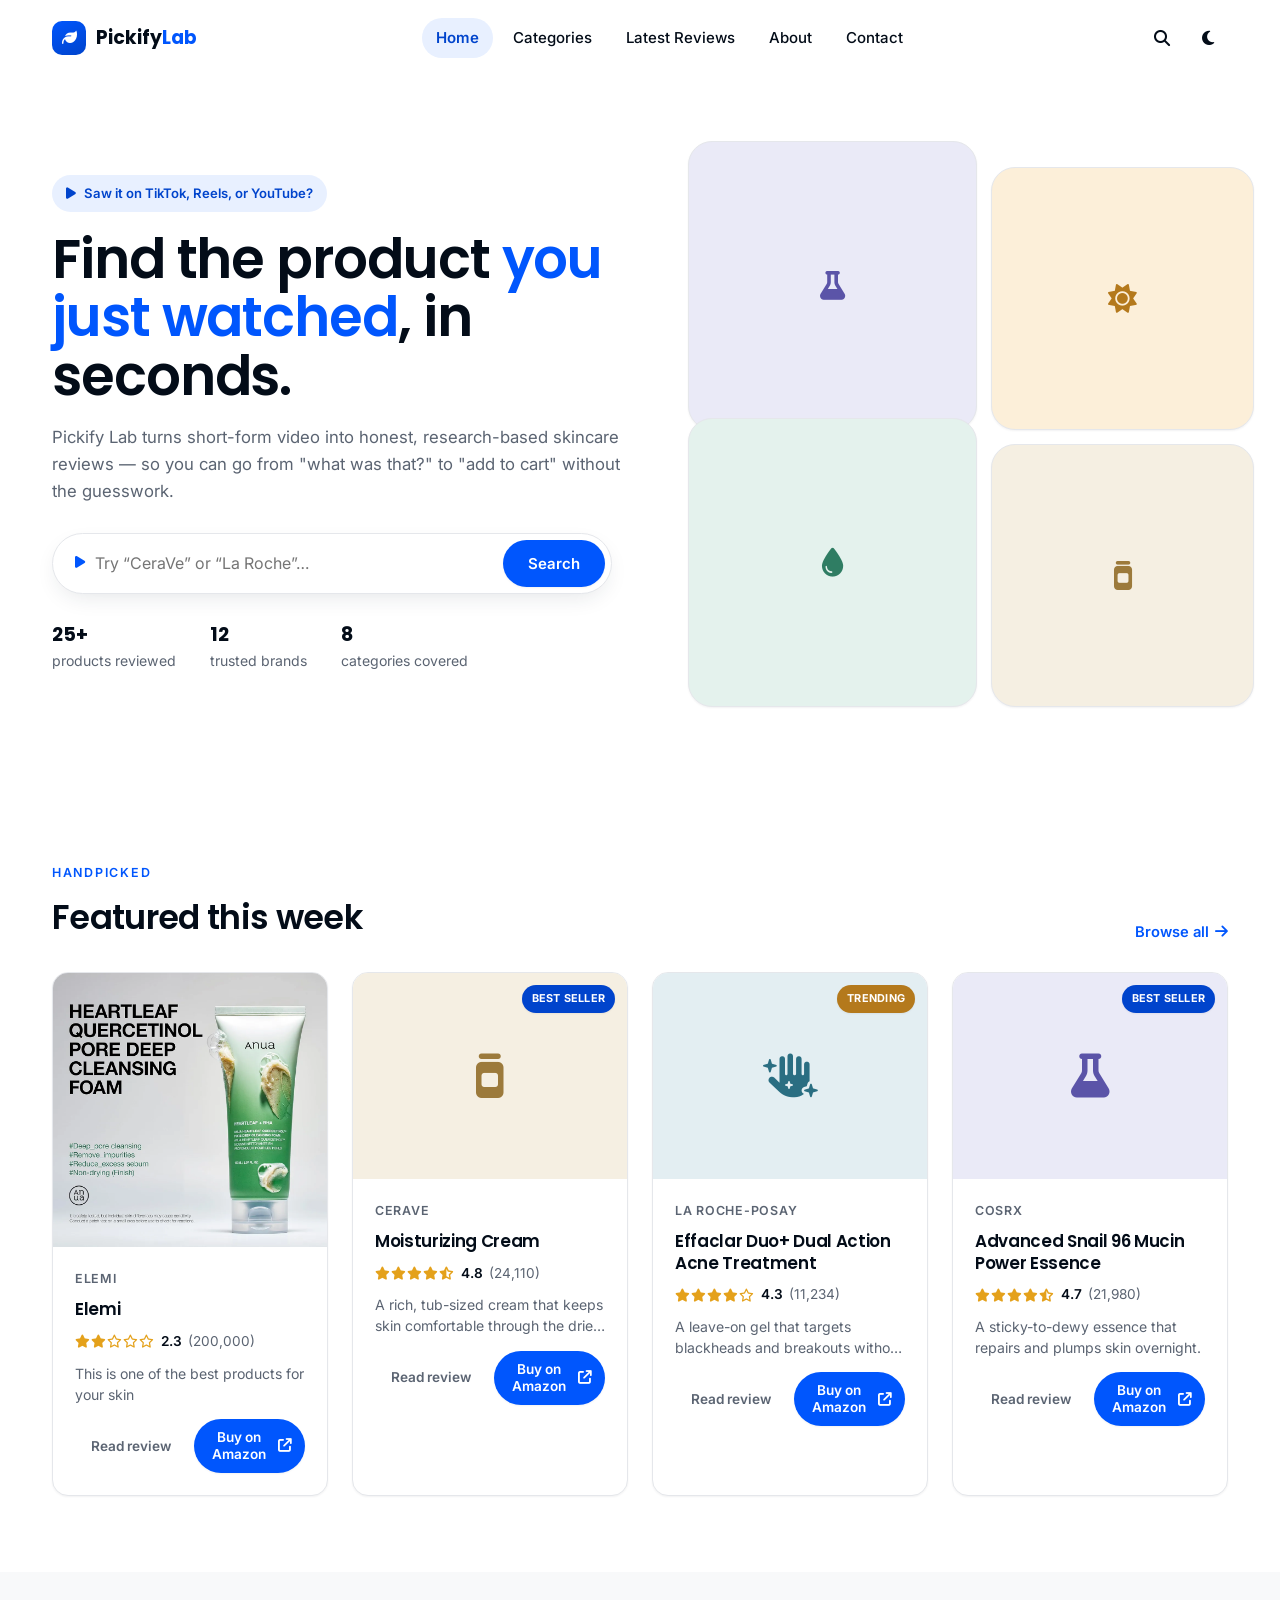
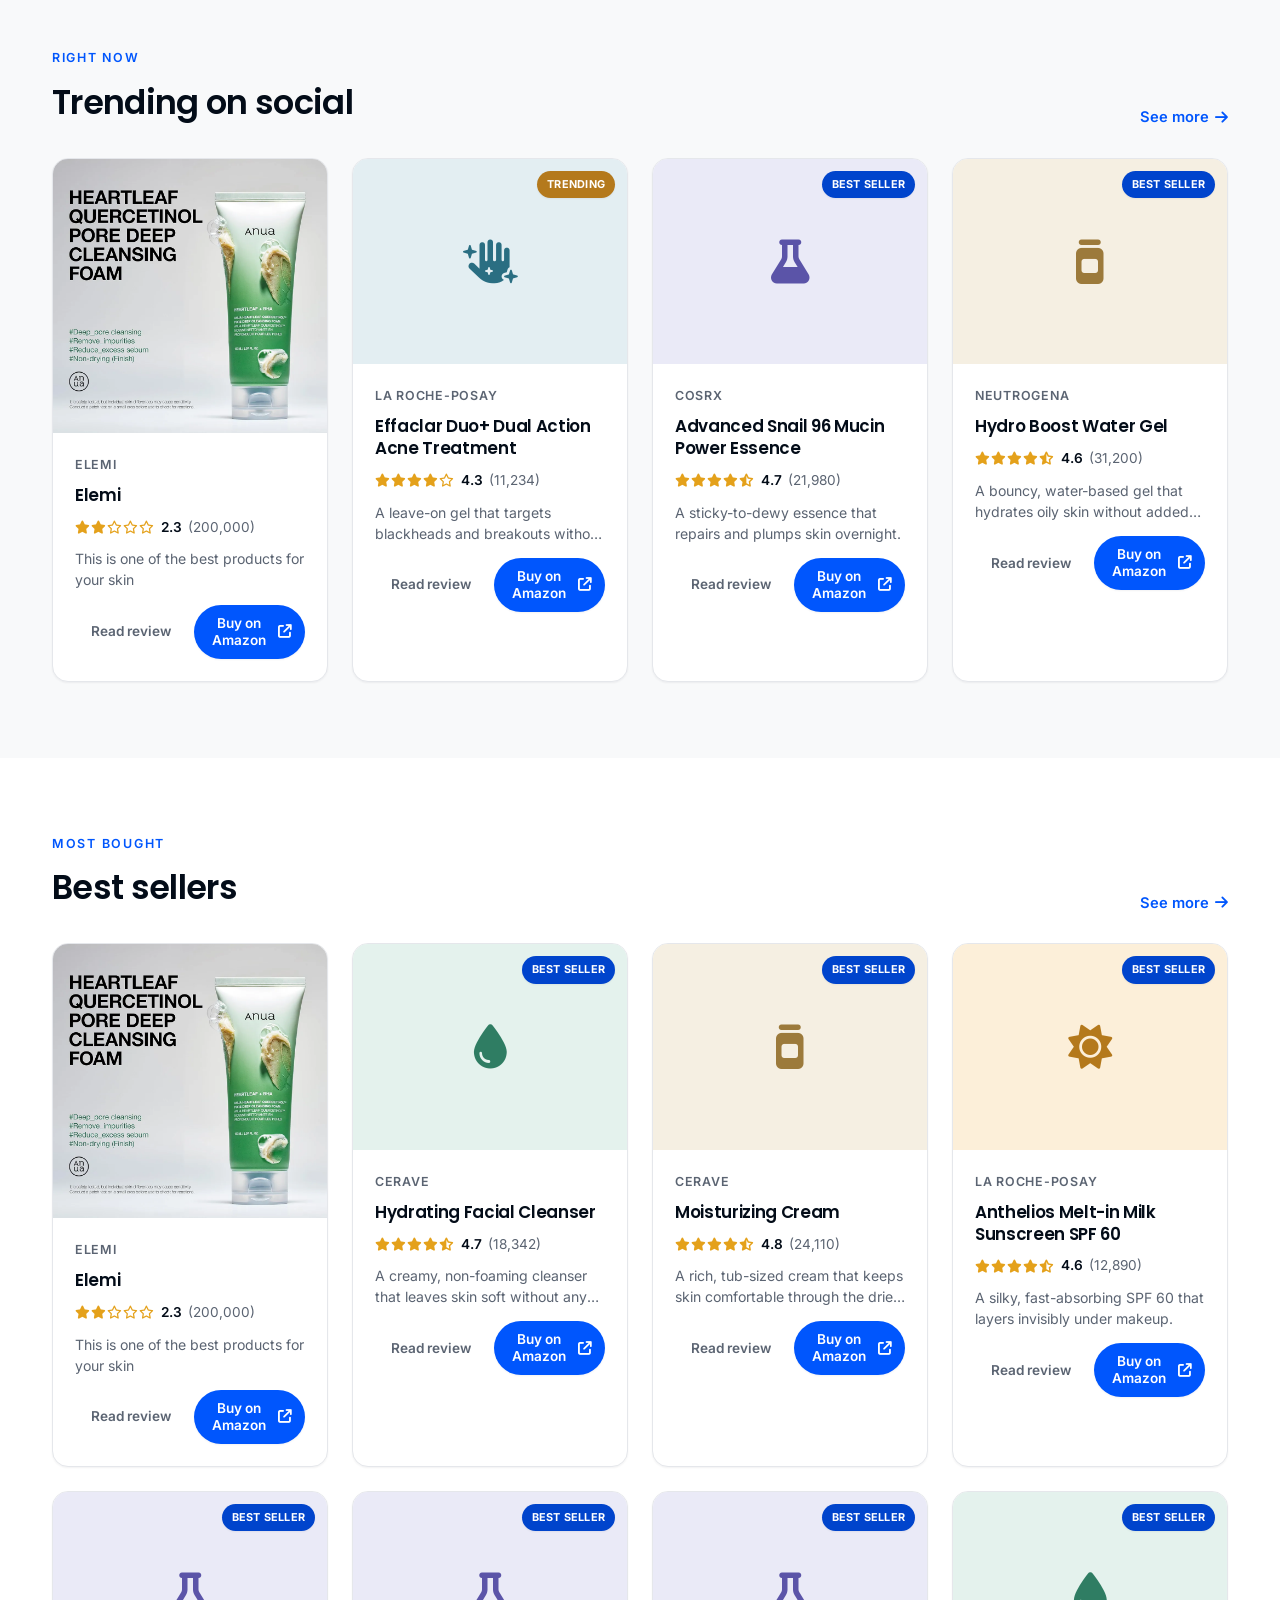
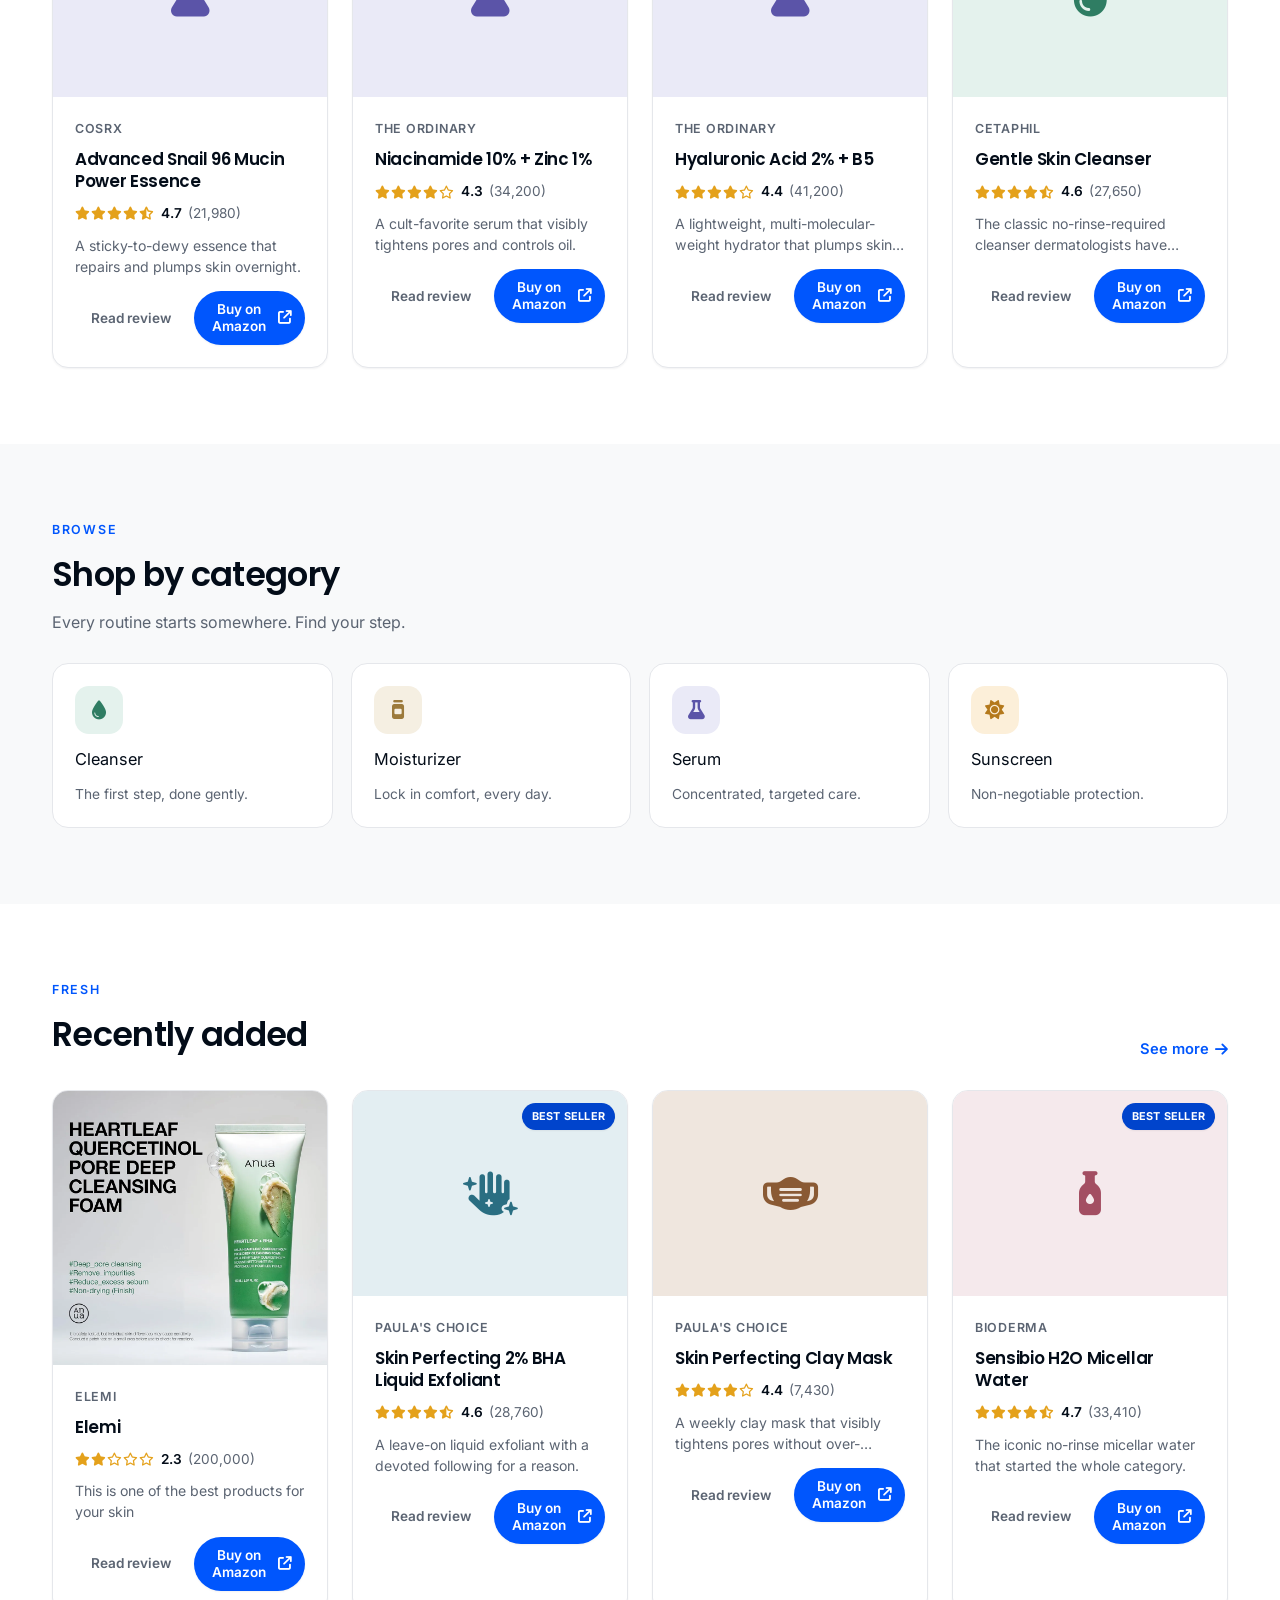
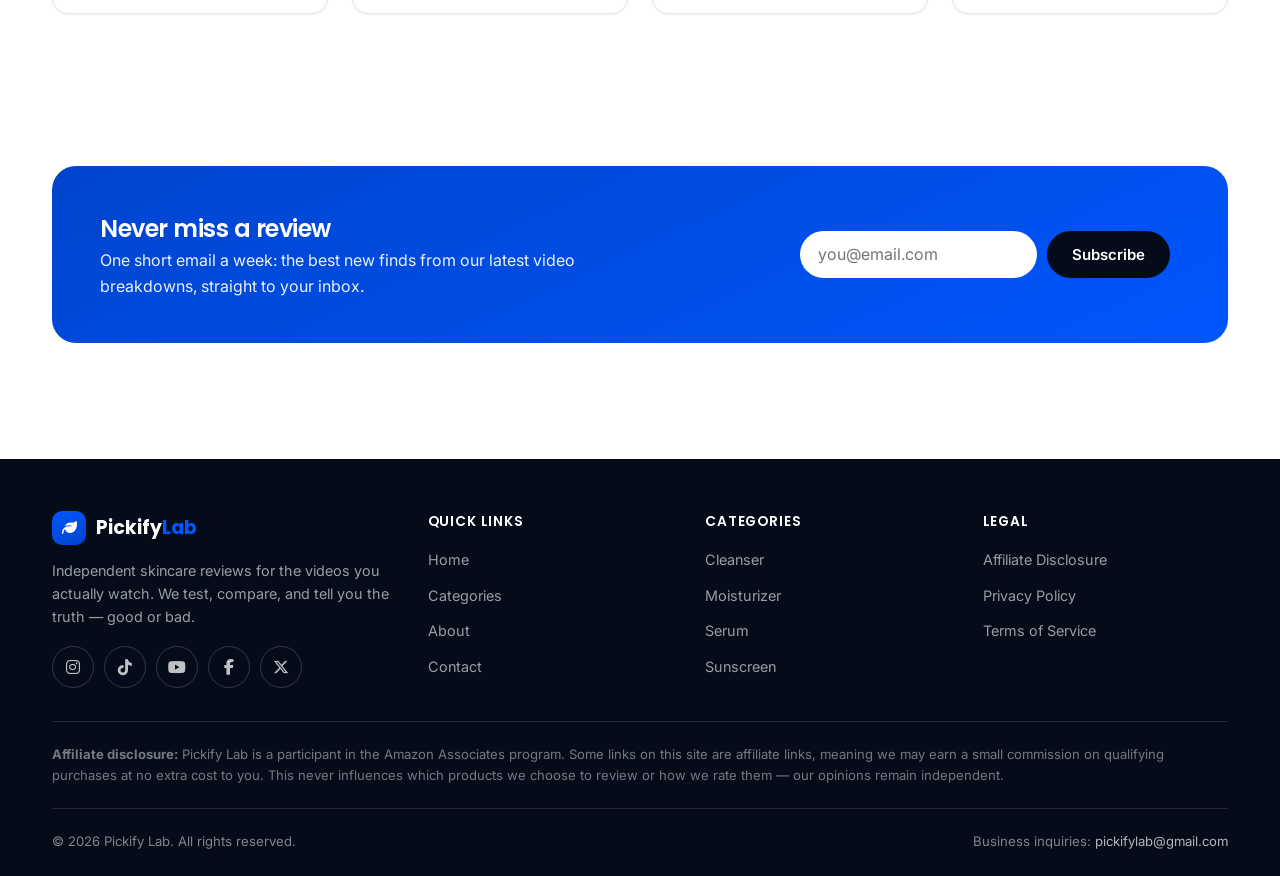
<file: New folder (2)/pickify-lab/index.html>
<!DOCTYPE html>
<html lang="en">
<head>
  <meta charset="UTF-8" />
  <meta name="viewport" content="width=device-width, initial-scale=1.0" />
  <title>Pickify Lab — Honest Skincare Reviews from TikTok, Reels & YouTube</title>
  <meta name="description" content="Find the exact skincare product you saw in a video, in seconds. Pickify Lab reviews CeraVe, La Roche-Posay, COSRX, The Ordinary and more — honestly, independently." />
  <meta name="keywords" content="skincare reviews, CeraVe review, La Roche-Posay review, COSRX review, The Ordinary review, best skincare products, amazon skincare" />
  <link rel="canonical" href="https://pickifylab.com/" />

  <!-- Open Graph -->
  <meta property="og:type" content="website" />
  <meta property="og:site_name" content="Pickify Lab" />
  <meta property="og:title" content="Pickify Lab — Honest Skincare Reviews" />
  <meta property="og:description" content="Find the exact skincare product you saw in a video, in seconds." />
  <meta property="og:url" content="https://pickifylab.com/" />
  <meta property="og:image" content="https://pickifylab.com/images/og-cover.jpg" />

  <!-- Twitter Card -->
  <meta name="twitter:card" content="summary_large_image" />
  <meta name="twitter:title" content="Pickify Lab — Honest Skincare Reviews" />
  <meta name="twitter:description" content="Find the exact skincare product you saw in a video, in seconds." />
  <meta name="twitter:image" content="https://pickifylab.com/images/og-cover.jpg" />

  <link rel="icon" href="data:image/svg+xml,<svg xmlns=%22http://www.w3.org/2000/svg%22 viewBox=%220 0 100 100%22><rect width=%22100%22 height=%22100%22 rx=%2222%22 fill=%22%230056FD%22/><text x=%2250%22 y=%2266%22 font-size=%2255%22 fill=%22white%22 text-anchor=%22middle%22 font-family=%22Arial%22>P</text></svg>" />

  <link rel="preconnect" href="https://fonts.googleapis.com" />
  <link rel="preconnect" href="https://fonts.gstatic.com" crossorigin />
  <link href="https://fonts.googleapis.com/css2?family=Inter:wght@400;500;600;700&family=Poppins:wght@500;600;700&display=swap" rel="stylesheet" />
  <link rel="stylesheet" href="https://cdnjs.cloudflare.com/ajax/libs/font-awesome/6.5.1/css/all.min.css" integrity="sha512-DTOQO9RWCH3ppGqcWaEA1BIZOC6xxalwEsw9c2QQeAIftl+Vegovlnee1c9QX4TctnWMn13TZye+giMm8e2LwA==" crossorigin="anonymous" referrerpolicy="no-referrer" />

  <link rel="stylesheet" href="css/style.css" />
  <link rel="stylesheet" href="css/responsive.css" />

  <script type="application/ld+json">
  {
    "@context": "https://schema.org",
    "@type": "Organization",
    "name": "Pickify Lab",
    "url": "https://pickifylab.com/",
    "sameAs": [
      "https://instagram.com/pickifylab",
      "https://tiktok.com/@pickifylab",
      "https://youtube.com/@pickifylab",
      "https://facebook.com/pickifylab",
      "https://x.com/pickifylab"
    ]
  }
  </script>
</head>
<body>

  <a class="visually-hidden" href="#main-content">Skip to main content</a>

  <!-- ============================= HEADER ============================= -->
  <header class="site-header" data-site-header>
    <div class="container nav">
      <a href="index.html" class="brand">
        <span class="brand__mark"><i class="fa-solid fa-leaf" aria-hidden="true"></i></span>
        <span class="brand__name">Pickify<span>Lab</span></span>
      </a>

      <nav class="nav-menu" data-nav-menu aria-label="Primary">
        <a href="index.html" data-page="index.html">Home</a>
        <a href="categories.html" data-page="categories.html">Categories</a>
        <a href="categories.html?sort=latest" data-page="categories.html">Latest Reviews</a>
        <a href="about.html" data-page="about.html">About</a>
        <a href="contact.html" data-page="contact.html">Contact</a>
      </nav>

      <div class="nav-actions">
        <button class="icon-btn" type="button" data-search-open aria-label="Search products">
          <i class="fa-solid fa-magnifying-glass" aria-hidden="true"></i>
        </button>
        <button class="icon-btn" type="button" data-theme-toggle aria-label="Toggle dark mode">
          <i class="fa-solid fa-moon" aria-hidden="true"></i>
        </button>
        <button class="nav-toggle" type="button" data-nav-toggle aria-label="Open menu" aria-expanded="false">
          <span></span><span></span><span></span>
        </button>
      </div>
    </div>
  </header>

  <!-- Search overlay -->
  <div class="search-overlay" data-search-overlay>
    <div class="search-panel" role="dialog" aria-modal="true" aria-label="Search products">
      <div class="search-panel__top">
        <i class="fa-solid fa-magnifying-glass" aria-hidden="true"></i>
        <input type="search" placeholder="Search by product, brand, or concern…" aria-label="Search products" data-search-input />
        <button class="search-panel__close" type="button" data-search-close aria-label="Close search">
          <i class="fa-solid fa-xmark" aria-hidden="true"></i>
        </button>
      </div>
      <div data-search-results>
        <p class="search-hint">Start typing a product or brand — like "Cera" or "La Roche".</p>
      </div>
    </div>
  </div>

  <main id="main-content" data-home>

    <!-- ============================= HERO ============================= -->
    <section class="hero">
      <div class="container hero__grid">
        <div>
          <span class="hero__eyebrow"><i class="fa-solid fa-play" aria-hidden="true"></i> Saw it on TikTok, Reels, or YouTube?</span>
          <h1 class="hero__title">Find the product <em>you just watched</em>, in seconds.</h1>
          <p class="hero__sub">Pickify Lab turns short-form video into honest, research-based skincare reviews — so you can go from "what was that?" to "add to cart" without the guesswork.</p>

          <form class="hero-search" data-hero-search-form role="search">
            <i class="fa-solid fa-play" aria-hidden="true"></i>
            <label for="hero-search-input" class="visually-hidden">Search products</label>
            <input id="hero-search-input" type="text" placeholder="Try “CeraVe” or “La Roche”…" data-hero-search-input autocomplete="off" />
            <button class="btn btn--primary" type="submit">Search</button>
            <div class="hero-suggestions" data-hero-search-suggestions hidden></div>
          </form>

          <div class="hero__meta">
            <div><strong>25+</strong> products reviewed</div>
            <div><strong>12</strong> trusted brands</div>
            <div><strong>8</strong> categories covered</div>
          </div>
        </div>

        <div class="hero__visual" aria-hidden="true">
          <div class="swatch swatch--serum"><i class="fa-solid fa-flask"></i></div>
          <div class="swatch swatch--sunscreen"><i class="fa-solid fa-sun"></i></div>
          <div class="swatch swatch--cleanser"><i class="fa-solid fa-droplet"></i></div>
          <div class="swatch swatch--moisturizer"><i class="fa-solid fa-jar"></i></div>
        </div>
      </div>
    </section>

    <!-- ============================= FEATURED ============================= -->
    <section class="section" id="featured">
      <div class="container">
        <div class="section-head">
          <span class="section-head__eyebrow">Handpicked</span>
          <div class="section-head__row">
            <h2 class="section-head__title">Featured this week</h2>
            <a class="link-more" href="categories.html">Browse all <i class="fa-solid fa-arrow-right" aria-hidden="true"></i></a>
          </div>
        </div>
        <div class="product-grid" id="featured-grid"></div>
      </div>
    </section>

    <!-- ============================= TRENDING ============================= -->
    <section class="section section--alt" id="trending">
      <div class="container">
        <div class="section-head">
          <span class="section-head__eyebrow">Right now</span>
          <div class="section-head__row">
            <h2 class="section-head__title">Trending on social</h2>
            <a class="link-more" href="categories.html">See more <i class="fa-solid fa-arrow-right" aria-hidden="true"></i></a>
          </div>
        </div>
        <div class="product-grid" id="trending-grid"></div>
      </div>
    </section>

    <!-- ============================= BEST SELLERS ============================= -->
    <section class="section" id="best-sellers">
      <div class="container">
        <div class="section-head">
          <span class="section-head__eyebrow">Most bought</span>
          <div class="section-head__row">
            <h2 class="section-head__title">Best sellers</h2>
            <a class="link-more" href="categories.html">See more <i class="fa-solid fa-arrow-right" aria-hidden="true"></i></a>
          </div>
        </div>
        <div class="product-grid" id="bestsellers-grid"></div>
      </div>
    </section>

    <!-- ============================= CATEGORIES PREVIEW ============================= -->
    <section class="section section--alt" id="shop-by-category">
      <div class="container">
        <div class="section-head">
          <span class="section-head__eyebrow">Browse</span>
          <h2 class="section-head__title">Shop by category</h2>
          <p class="section-head__sub">Every routine starts somewhere. Find your step.</p>
        </div>
        <div class="category-grid" id="category-preview-grid">
          <!-- populated statically for SEO crawlability; categories.html has the full filterable version -->
          <a class="category-card" href="categories.html?cat=Cleanser"><span class="category-card__icon category-card__icon--cleanser"><i class="fa-solid fa-droplet"></i></span><span class="category-card__name">Cleanser</span><span class="category-card__desc">The first step, done gently.</span></a>
          <a class="category-card" href="categories.html?cat=Moisturizer"><span class="category-card__icon category-card__icon--moisturizer"><i class="fa-solid fa-jar"></i></span><span class="category-card__name">Moisturizer</span><span class="category-card__desc">Lock in comfort, every day.</span></a>
          <a class="category-card" href="categories.html?cat=Serum"><span class="category-card__icon category-card__icon--serum"><i class="fa-solid fa-flask"></i></span><span class="category-card__name">Serum</span><span class="category-card__desc">Concentrated, targeted care.</span></a>
          <a class="category-card" href="categories.html?cat=Sunscreen"><span class="category-card__icon category-card__icon--sunscreen"><i class="fa-solid fa-sun"></i></span><span class="category-card__name">Sunscreen</span><span class="category-card__desc">Non-negotiable protection.</span></a>
        </div>
      </div>
    </section>

    <!-- ============================= RECENTLY ADDED ============================= -->
    <section class="section" id="recently-added">
      <div class="container">
        <div class="section-head">
          <span class="section-head__eyebrow">Fresh</span>
          <div class="section-head__row">
            <h2 class="section-head__title">Recently added</h2>
            <a class="link-more" href="categories.html">See more <i class="fa-solid fa-arrow-right" aria-hidden="true"></i></a>
          </div>
        </div>
        <div class="product-grid" id="recent-grid"></div>
      </div>
    </section>

    <!-- ============================= NEWSLETTER ============================= -->
    <section class="section" id="newsletter">
      <div class="container">
        <div class="newsletter-band">
          <div>
            <h2>Never miss a review</h2>
            <p>One short email a week: the best new finds from our latest video breakdowns, straight to your inbox.</p>
          </div>
          <form class="newsletter-form" data-newsletter-form>
            <label for="newsletter-email" class="visually-hidden">Email address</label>
            <input id="newsletter-email" type="email" placeholder="you@email.com" required />
            <button class="btn btn--primary" type="submit">Subscribe</button>
            <p class="form-status" data-newsletter-status role="status"></p>
          </form>
        </div>
      </div>
    </section>

  </main>

  <!-- ============================= FOOTER ============================= -->
  <footer class="site-footer">
    <div class="container">
      <div class="footer-grid">
        <div class="footer-about">
          <a href="index.html" class="brand">
            <span class="brand__mark"><i class="fa-solid fa-leaf" aria-hidden="true"></i></span>
            <span class="brand__name">Pickify<span>Lab</span></span>
          </a>
          <p>Independent skincare reviews for the videos you actually watch. We test, compare, and tell you the truth — good or bad.</p>
          <div class="social-row">
            <a class="social-btn" data-social="instagram" href="https://instagram.com/pickifylab" target="_blank" rel="noopener" aria-label="Instagram"><i class="fa-brands fa-instagram"></i></a>
            <a class="social-btn" data-social="tiktok" href="https://tiktok.com/@pickifylab" target="_blank" rel="noopener" aria-label="TikTok"><i class="fa-brands fa-tiktok"></i></a>
            <a class="social-btn" data-social="youtube" href="https://youtube.com/@pickifylab" target="_blank" rel="noopener" aria-label="YouTube"><i class="fa-brands fa-youtube"></i></a>
            <a class="social-btn" data-social="facebook" href="https://facebook.com/pickifylab" target="_blank" rel="noopener" aria-label="Facebook"><i class="fa-brands fa-facebook-f"></i></a>
            <a class="social-btn" data-social="x" href="https://x.com/pickifylab" target="_blank" rel="noopener" aria-label="X (Twitter)"><i class="fa-brands fa-x-twitter"></i></a>
          </div>
        </div>

        <div class="footer-col">
          <h4>Quick Links</h4>
          <ul>
            <li><a href="index.html">Home</a></li>
            <li><a href="categories.html">Categories</a></li>
            <li><a href="about.html">About</a></li>
            <li><a href="contact.html">Contact</a></li>
          </ul>
        </div>

        <div class="footer-col">
          <h4>Categories</h4>
          <ul>
            <li><a href="categories.html?cat=Cleanser">Cleanser</a></li>
            <li><a href="categories.html?cat=Moisturizer">Moisturizer</a></li>
            <li><a href="categories.html?cat=Serum">Serum</a></li>
            <li><a href="categories.html?cat=Sunscreen">Sunscreen</a></li>
          </ul>
        </div>

        <div class="footer-col">
          <h4>Legal</h4>
          <ul>
            <li><a href="contact.html">Affiliate Disclosure</a></li>
            <li><a href="contact.html">Privacy Policy</a></li>
            <li><a href="contact.html">Terms of Service</a></li>
          </ul>
        </div>
      </div>

      <p class="footer-disclosure" data-disclosure-text>
        <strong>Affiliate disclosure:</strong> Pickify Lab is a participant in the Amazon Associates program. Some links on this site are affiliate links, meaning we may earn a small commission on qualifying purchases at no extra cost to you. This never influences which products we choose to review or how we rate them — our opinions remain independent.
      </p>

      <div class="footer-bottom">
        <p>&copy; <span data-current-year></span> Pickify Lab. All rights reserved.</p>
        <p>Business inquiries: <a href="mailto:hello@pickifylab.com" data-business-email>hello@pickifylab.com</a></p>
      </div>
    </div>
  </footer>

  <button class="scroll-top" type="button" data-scroll-top aria-label="Scroll to top">
    <i class="fa-solid fa-arrow-up" aria-hidden="true"></i>
  </button>

  <script src="js/products.js"></script>
  <script src="js/search.js"></script>
  <script src="js/settings.js"></script>
  <script src="js/app.js"></script>
</body>
</html>
</file>
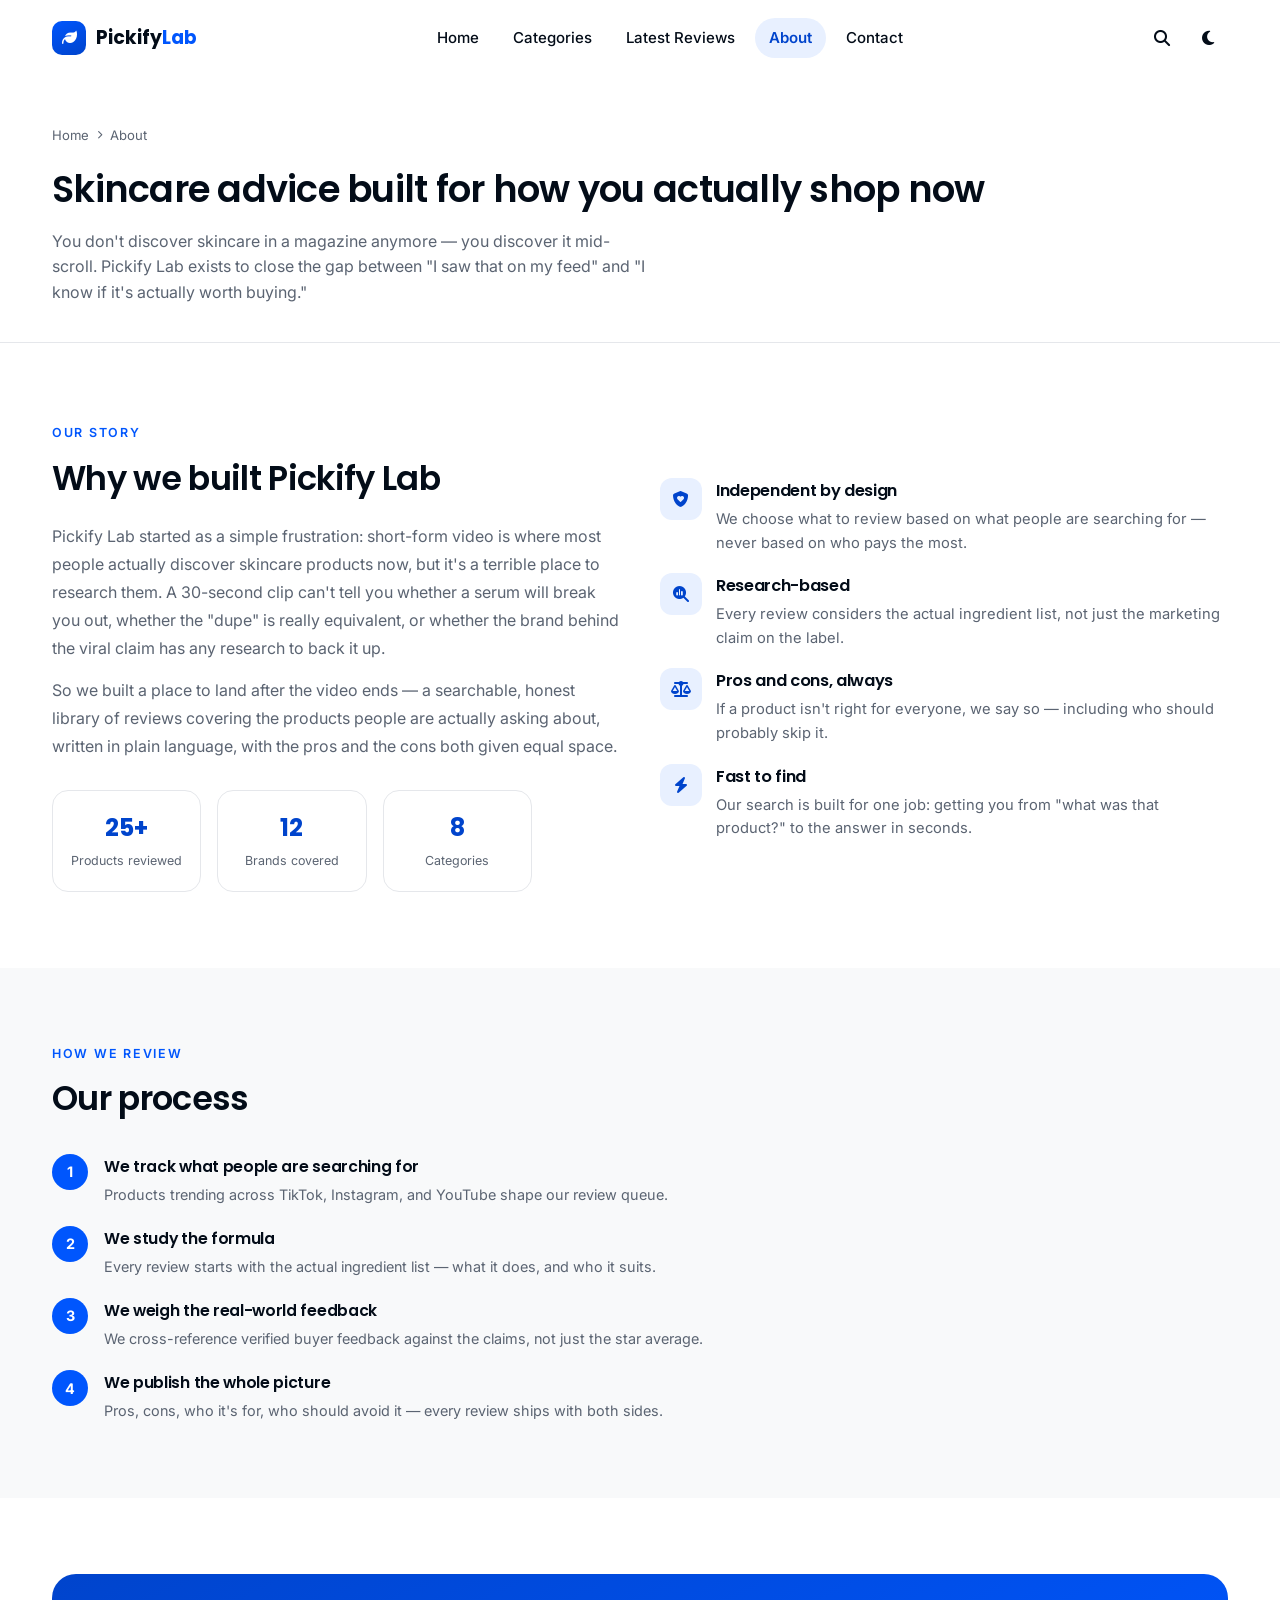
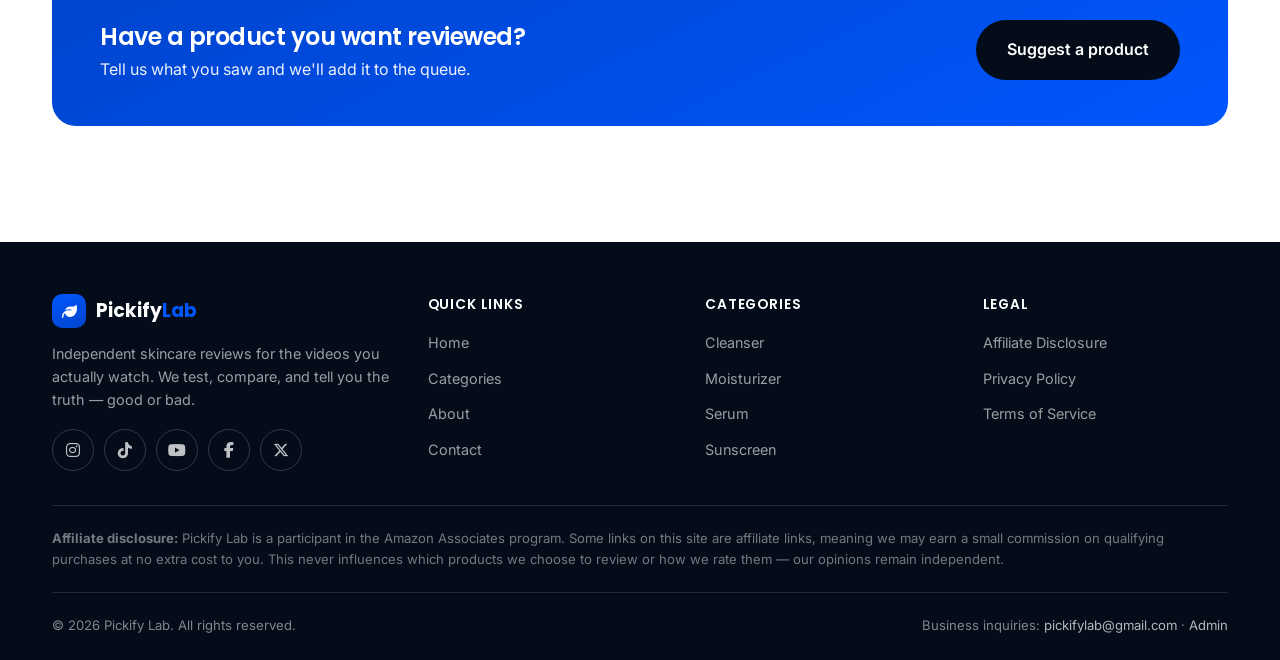
<file: New folder (2)/pickify-lab/about.html>
<!DOCTYPE html>
<html lang="en">
<head>
  <meta charset="UTF-8" />
  <meta name="viewport" content="width=device-width, initial-scale=1.0" />
  <title>About Pickify Lab — Independent Skincare Reviews</title>
  <meta name="description" content="Pickify Lab is an independent skincare review platform built for viewers of TikTok, Instagram, and YouTube — honest, research-based reviews with no fluff." />
  <link rel="canonical" href="https://pickifylab.com/about.html" />

  <meta property="og:type" content="website" />
  <meta property="og:site_name" content="Pickify Lab" />
  <meta property="og:title" content="About Pickify Lab" />
  <meta property="og:description" content="Independent, research-based skincare reviews — honest, always." />
  <meta property="og:url" content="https://pickifylab.com/about.html" />
  <meta property="og:image" content="https://pickifylab.com/images/og-cover.jpg" />

  <meta name="twitter:card" content="summary_large_image" />
  <meta name="twitter:title" content="About Pickify Lab" />
  <meta name="twitter:description" content="Independent, research-based skincare reviews — honest, always." />

  <link rel="icon" href="data:image/svg+xml,<svg xmlns=%22http://www.w3.org/2000/svg%22 viewBox=%220 0 100 100%22><rect width=%22100%22 height=%22100%22 rx=%2222%22 fill=%22%230056FD%22/><text x=%2250%22 y=%2266%22 font-size=%2255%22 fill=%22white%22 text-anchor=%22middle%22 font-family=%22Arial%22>P</text></svg>" />

  <link rel="preconnect" href="https://fonts.googleapis.com" />
  <link rel="preconnect" href="https://fonts.gstatic.com" crossorigin />
  <link href="https://fonts.googleapis.com/css2?family=Inter:wght@400;500;600;700&family=Poppins:wght@500;600;700&display=swap" rel="stylesheet" />
  <link rel="stylesheet" href="https://cdnjs.cloudflare.com/ajax/libs/font-awesome/6.5.1/css/all.min.css" integrity="sha512-DTOQO9RWCH3ppGqcWaEA1BIZOC6xxalwEsw9c2QQeAIftl+Vegovlnee1c9QX4TctnWMn13TZye+giMm8e2LwA==" crossorigin="anonymous" referrerpolicy="no-referrer" />

  <link rel="stylesheet" href="css/style.css" />
  <link rel="stylesheet" href="css/responsive.css" />
</head>
<body>

  <a class="visually-hidden" href="#main-content">Skip to main content</a>

  <header class="site-header" data-site-header>
    <div class="container nav">
      <a href="index.html" class="brand">
        <span class="brand__mark"><i class="fa-solid fa-leaf" aria-hidden="true"></i></span>
        <span class="brand__name">Pickify<span>Lab</span></span>
      </a>
      <nav class="nav-menu" data-nav-menu aria-label="Primary">
        <a href="index.html" data-page="index.html">Home</a>
        <a href="categories.html" data-page="categories.html">Categories</a>
        <a href="categories.html?sort=latest" data-page="categories.html">Latest Reviews</a>
        <a href="about.html" data-page="about.html">About</a>
        <a href="contact.html" data-page="contact.html">Contact</a>
      </nav>
      <div class="nav-actions">
        <button class="icon-btn" type="button" data-search-open aria-label="Search products"><i class="fa-solid fa-magnifying-glass" aria-hidden="true"></i></button>
        <button class="icon-btn" type="button" data-theme-toggle aria-label="Toggle dark mode"><i class="fa-solid fa-moon" aria-hidden="true"></i></button>
        <button class="nav-toggle" type="button" data-nav-toggle aria-label="Open menu" aria-expanded="false"><span></span><span></span><span></span></button>
      </div>
    </div>
  </header>

  <div class="search-overlay" data-search-overlay>
    <div class="search-panel" role="dialog" aria-modal="true" aria-label="Search products">
      <div class="search-panel__top">
        <i class="fa-solid fa-magnifying-glass" aria-hidden="true"></i>
        <input type="search" placeholder="Search by product, brand, or concern…" aria-label="Search products" data-search-input />
        <button class="search-panel__close" type="button" data-search-close aria-label="Close search"><i class="fa-solid fa-xmark" aria-hidden="true"></i></button>
      </div>
      <div data-search-results><p class="search-hint">Start typing a product or brand — like "Cera" or "La Roche".</p></div>
    </div>
  </div>

  <main id="main-content">
    <section class="page-banner">
      <div class="container">
        <nav class="breadcrumbs" aria-label="Breadcrumb">
          <a href="index.html">Home</a> <i class="fa-solid fa-chevron-right" aria-hidden="true" style="font-size:0.65em"></i> <span>About</span>
        </nav>
        <h1 class="page-banner__title">Skincare advice built for how you actually shop now</h1>
        <p class="page-banner__sub">You don't discover skincare in a magazine anymore — you discover it mid-scroll. Pickify Lab exists to close the gap between "I saw that on my feed" and "I know if it's actually worth buying."</p>
      </div>
    </section>

    <section class="section">
      <div class="container about-grid">
        <div>
          <span class="section-head__eyebrow">Our story</span>
          <h2 class="section-head__title" style="margin-top:8px; margin-bottom:16px;">Why we built Pickify Lab</h2>
          <p style="color:var(--color-text-muted); line-height:1.75; margin-bottom:14px;">
            Pickify Lab started as a simple frustration: short-form video is where most people actually discover skincare products now, but it's a terrible place to research them. A 30-second clip can't tell you whether a serum will break you out, whether the "dupe" is really equivalent, or whether the brand behind the viral claim has any research to back it up.
          </p>
          <p style="color:var(--color-text-muted); line-height:1.75;">
            So we built a place to land after the video ends — a searchable, honest library of reviews covering the products people are actually asking about, written in plain language, with the pros and the cons both given equal space.
          </p>

          <div class="stat-row">
            <div><strong>25+</strong><span>Products reviewed</span></div>
            <div><strong>12</strong><span>Brands covered</span></div>
            <div><strong>8</strong><span>Categories</span></div>
          </div>
        </div>

        <div class="about-values">
          <div class="value-card">
            <i class="fa-solid fa-shield-heart" aria-hidden="true"></i>
            <div>
              <h3>Independent by design</h3>
              <p>We choose what to review based on what people are searching for — never based on who pays the most.</p>
            </div>
          </div>
          <div class="value-card">
            <i class="fa-solid fa-magnifying-glass-chart" aria-hidden="true"></i>
            <div>
              <h3>Research-based</h3>
              <p>Every review considers the actual ingredient list, not just the marketing claim on the label.</p>
            </div>
          </div>
          <div class="value-card">
            <i class="fa-solid fa-scale-balanced" aria-hidden="true"></i>
            <div>
              <h3>Pros and cons, always</h3>
              <p>If a product isn't right for everyone, we say so — including who should probably skip it.</p>
            </div>
          </div>
          <div class="value-card">
            <i class="fa-solid fa-bolt" aria-hidden="true"></i>
            <div>
              <h3>Fast to find</h3>
              <p>Our search is built for one job: getting you from "what was that product?" to the answer in seconds.</p>
            </div>
          </div>
        </div>
      </div>
    </section>

    <section class="section section--alt">
      <div class="container">
        <div class="section-head">
          <span class="section-head__eyebrow">How we review</span>
          <h2 class="section-head__title">Our process</h2>
        </div>
        <ol class="process-steps">
          <li>
            <span class="step-num">1</span>
            <div>
              <h4>We track what people are searching for</h4>
              <p>Products trending across TikTok, Instagram, and YouTube shape our review queue.</p>
            </div>
          </li>
          <li>
            <span class="step-num">2</span>
            <div>
              <h4>We study the formula</h4>
              <p>Every review starts with the actual ingredient list — what it does, and who it suits.</p>
            </div>
          </li>
          <li>
            <span class="step-num">3</span>
            <div>
              <h4>We weigh the real-world feedback</h4>
              <p>We cross-reference verified buyer feedback against the claims, not just the star average.</p>
            </div>
          </li>
          <li>
            <span class="step-num">4</span>
            <div>
              <h4>We publish the whole picture</h4>
              <p>Pros, cons, who it's for, who should avoid it — every review ships with both sides.</p>
            </div>
          </li>
        </ol>
      </div>
    </section>

    <section class="section">
      <div class="container">
        <div class="newsletter-band">
          <div>
            <h2>Have a product you want reviewed?</h2>
            <p>Tell us what you saw and we'll add it to the queue.</p>
          </div>
          <a class="btn btn--large" style="background:#030C18;color:#fff;" href="contact.html">Suggest a product</a>
        </div>
      </div>
    </section>
  </main>

  <footer class="site-footer">
    <div class="container">
      <div class="footer-grid">
        <div class="footer-about">
          <a href="index.html" class="brand">
            <span class="brand__mark"><i class="fa-solid fa-leaf" aria-hidden="true"></i></span>
            <span class="brand__name">Pickify<span>Lab</span></span>
          </a>
          <p>Independent skincare reviews for the videos you actually watch. We test, compare, and tell you the truth — good or bad.</p>
          <div class="social-row">
            <a class="social-btn" data-social="instagram" href="https://instagram.com/pickifylab" target="_blank" rel="noopener" aria-label="Instagram"><i class="fa-brands fa-instagram"></i></a>
            <a class="social-btn" data-social="tiktok" href="https://tiktok.com/@pickifylab" target="_blank" rel="noopener" aria-label="TikTok"><i class="fa-brands fa-tiktok"></i></a>
            <a class="social-btn" data-social="youtube" href="https://youtube.com/@pickifylab" target="_blank" rel="noopener" aria-label="YouTube"><i class="fa-brands fa-youtube"></i></a>
            <a class="social-btn" data-social="facebook" href="https://facebook.com/pickifylab" target="_blank" rel="noopener" aria-label="Facebook"><i class="fa-brands fa-facebook-f"></i></a>
            <a class="social-btn" data-social="x" href="https://x.com/pickifylab" target="_blank" rel="noopener" aria-label="X (Twitter)"><i class="fa-brands fa-x-twitter"></i></a>
          </div>
        </div>
        <div class="footer-col">
          <h4>Quick Links</h4>
          <ul>
            <li><a href="index.html">Home</a></li>
            <li><a href="categories.html">Categories</a></li>
            <li><a href="about.html">About</a></li>
            <li><a href="contact.html">Contact</a></li>
          </ul>
        </div>
        <div class="footer-col">
          <h4>Categories</h4>
          <ul>
            <li><a href="categories.html?cat=Cleanser">Cleanser</a></li>
            <li><a href="categories.html?cat=Moisturizer">Moisturizer</a></li>
            <li><a href="categories.html?cat=Serum">Serum</a></li>
            <li><a href="categories.html?cat=Sunscreen">Sunscreen</a></li>
          </ul>
        </div>
        <div class="footer-col">
          <h4>Legal</h4>
          <ul>
            <li><a href="contact.html">Affiliate Disclosure</a></li>
            <li><a href="contact.html">Privacy Policy</a></li>
            <li><a href="contact.html">Terms of Service</a></li>
          </ul>
        </div>
      </div>
      <p class="footer-disclosure" data-disclosure-text><strong>Affiliate disclosure:</strong> Pickify Lab is a participant in the Amazon Associates program. Some links on this site are affiliate links, meaning we may earn a small commission on qualifying purchases at no extra cost to you. This never influences which products we choose to review or how we rate them.</p>
      <div class="footer-bottom">
        <p>&copy; <span data-current-year></span> Pickify Lab. All rights reserved.</p>
        <p>Business inquiries: <a href="mailto:hello@pickifylab.com" data-business-email>hello@pickifylab.com</a> &middot; <a href="admin.html">Admin</a></p>
      </div>
    </div>
  </footer>

  <button class="scroll-top" type="button" data-scroll-top aria-label="Scroll to top"><i class="fa-solid fa-arrow-up" aria-hidden="true"></i></button>

  <script src="js/products.js"></script>
  <script src="js/search.js"></script>
  <script src="js/settings.js"></script>
  <script src="js/app.js"></script>
</body>
</html>
</file>
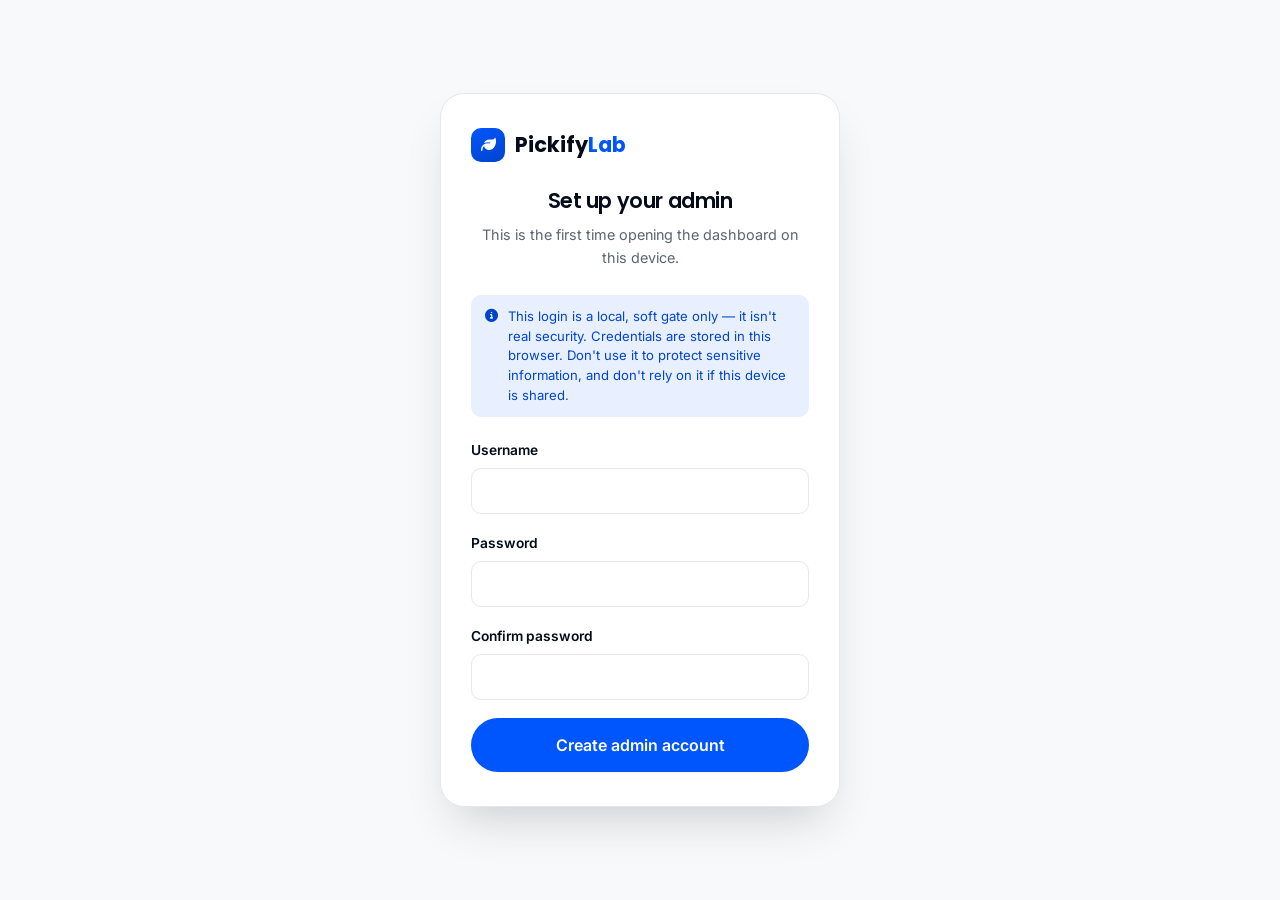
<file: New folder (2)/pickify-lab/admin.html>
<!DOCTYPE html>
<html lang="en">
<head>
  <meta charset="UTF-8" />
  <meta name="viewport" content="width=device-width, initial-scale=1.0" />
  <title>Admin Dashboard | Pickify Lab</title>
  <meta name="robots" content="noindex, nofollow" />

  <link rel="icon" href="data:image/svg+xml,<svg xmlns=%22http://www.w3.org/2000/svg%22 viewBox=%220 0 100 100%22><rect width=%22100%22 height=%22100%22 rx=%2222%22 fill=%22%230056FD%22/><text x=%2250%22 y=%2266%22 font-size=%2255%22 fill=%22white%22 text-anchor=%22middle%22 font-family=%22Arial%22>P</text></svg>" />

  <link rel="preconnect" href="https://fonts.googleapis.com" />
  <link rel="preconnect" href="https://fonts.gstatic.com" crossorigin />
  <link href="https://fonts.googleapis.com/css2?family=Inter:wght@400;500;600;700&family=Poppins:wght@500;600;700&display=swap" rel="stylesheet" />
  <link rel="stylesheet" href="https://cdnjs.cloudflare.com/ajax/libs/font-awesome/6.5.1/css/all.min.css" integrity="sha512-DTOQO9RWCH3ppGqcWaEA1BIZOC6xxalwEsw9c2QQeAIftl+Vegovlnee1c9QX4TctnWMn13TZye+giMm8e2LwA==" crossorigin="anonymous" referrerpolicy="no-referrer" />

  <link rel="stylesheet" href="css/style.css" />
  <link rel="stylesheet" href="css/responsive.css" />
  <link rel="stylesheet" href="css/admin.css" />
</head>
<body class="admin-body">

  <!-- ============================= SETUP (first run) ============================= -->
  <section class="auth-screen" id="setup-screen">
    <div class="auth-card">
      <a href="index.html" class="brand">
        <span class="brand__mark"><i class="fa-solid fa-leaf" aria-hidden="true"></i></span>
        <span class="brand__name">Pickify<span>Lab</span></span>
      </a>
      <h1>Set up your admin</h1>
      <p class="auth-sub">This is the first time opening the dashboard on this device.</p>

      <div class="auth-notice">
        <i class="fa-solid fa-circle-info" aria-hidden="true"></i>
        <span>This login is a local, soft gate only — it isn't real security. Credentials are stored in this browser. Don't use it to protect sensitive information, and don't rely on it if this device is shared.</span>
      </div>

      <form id="setup-form">
        <div class="form-field">
          <label for="setup-username">Username</label>
          <input type="text" id="setup-username" required autocomplete="username" />
        </div>
        <div class="form-field">
          <label for="setup-password">Password</label>
          <input type="password" id="setup-password" required minlength="4" autocomplete="new-password" />
        </div>
        <div class="form-field">
          <label for="setup-password-confirm">Confirm password</label>
          <input type="password" id="setup-password-confirm" required minlength="4" autocomplete="new-password" />
        </div>
        <button class="btn btn--primary btn--block btn--large" type="submit">Create admin account</button>
      </form>
    </div>
  </section>

  <!-- ============================= LOGIN ============================= -->
  <section class="auth-screen is-hidden" id="login-screen">
    <div class="auth-card">
      <a href="index.html" class="brand">
        <span class="brand__mark"><i class="fa-solid fa-leaf" aria-hidden="true"></i></span>
        <span class="brand__name">Pickify<span>Lab</span></span>
      </a>
      <h1>Admin login</h1>
      <p class="auth-sub">Sign in to manage products, categories, and settings.</p>

      <form id="login-form">
        <div class="form-field">
          <label for="login-username">Username</label>
          <input type="text" id="login-username" required autocomplete="username" />
        </div>
        <div class="form-field">
          <label for="login-password">Password</label>
          <input type="password" id="login-password" required autocomplete="current-password" />
        </div>
        <p id="login-error"></p>
        <button class="btn btn--primary btn--block btn--large" type="submit">Log in</button>
      </form>
    </div>
  </section>

  <!-- ============================= DASHBOARD SHELL ============================= -->
  <div class="admin-shell is-hidden" id="admin-dashboard">
    <aside class="admin-sidebar">
      <a href="index.html" class="brand">
        <span class="brand__mark"><i class="fa-solid fa-leaf" aria-hidden="true"></i></span>
        <span class="brand__name">Pickify<span>Lab</span></span>
      </a>
      <nav class="admin-nav">
        <a href="#" data-admin-nav="dashboard" class="is-active"><i class="fa-solid fa-gauge" aria-hidden="true"></i> Dashboard</a>
        <a href="#" data-admin-nav="products"><i class="fa-solid fa-flask" aria-hidden="true"></i> Products</a>
        <a href="#" data-admin-nav="categories"><i class="fa-solid fa-layer-group" aria-hidden="true"></i> Categories</a>
        <a href="#" data-admin-nav="settings"><i class="fa-solid fa-gear" aria-hidden="true"></i> Settings</a>
      </nav>
      <div class="admin-sidebar-footer">
        <a href="index.html" target="_blank"><i class="fa-solid fa-arrow-up-right-from-square" aria-hidden="true"></i> View live site</a>
        <button type="button" data-logout><i class="fa-solid fa-right-from-bracket" aria-hidden="true"></i> Log out</button>
      </div>
    </aside>

    <div class="admin-main">
      <header class="admin-topbar">
        <div style="display:flex; align-items:center; gap:14px;">
          <button type="button" class="icon-btn" id="admin-menu-toggle" aria-label="Toggle menu" style="display:none;"><i class="fa-solid fa-bars"></i></button>
          <h1 id="admin-view-title">Dashboard</h1>
        </div>
        <span id="preview-status">No local changes</span>
      </header>

      <div class="admin-content">

        <!-- ============================= DASHBOARD VIEW ============================= -->
        <section data-admin-view="dashboard">
          <div class="stat-cards">
            <div class="stat-card"><strong id="stat-total">0</strong><span>Total products</span></div>
            <div class="stat-card"><strong id="stat-featured">0</strong><span>Featured</span></div>
            <div class="stat-card"><strong id="stat-trending">0</strong><span>Trending</span></div>
            <div class="stat-card"><strong id="stat-bestseller">0</strong><span>Best sellers</span></div>
            <div class="stat-card"><strong id="stat-recent">0</strong><span>Recently added</span></div>
          </div>

          <div class="dashboard-panel">
            <h2>Products by category</h2>
            <ul id="dashboard-category-breakdown"></ul>
          </div>
        </section>

        <!-- ============================= PRODUCTS VIEW ============================= -->
        <section data-admin-view="products" class="is-hidden">
          <div class="admin-toolbar">
            <div class="admin-toolbar__group">
              <div class="admin-search">
                <i class="fa-solid fa-magnifying-glass" aria-hidden="true"></i>
                <input type="text" id="products-search" placeholder="Search products or brands…" />
              </div>
              <select class="admin-select" id="products-sort" aria-label="Sort products">
                <option value="order:asc">Display order</option>
                <option value="name:asc">Name (A–Z)</option>
                <option value="name:desc">Name (Z–A)</option>
                <option value="brand:asc">Brand (A–Z)</option>
                <option value="rating:desc">Rating (high–low)</option>
                <option value="rating:asc">Rating (low–high)</option>
              </select>
            </div>
            <div class="admin-toolbar__group">
              <label class="btn btn--ghost btn--small file-btn">
                <i class="fa-solid fa-file-import" aria-hidden="true"></i> Import products.js
                <input type="file" id="import-products-input" accept=".js" />
              </label>
              <button class="btn btn--ghost btn--small" type="button" id="discard-products-btn">Discard local changes</button>
              <button class="btn btn--ghost btn--small" type="button" id="export-products-btn"><i class="fa-solid fa-file-export" aria-hidden="true"></i> Export products.js</button>
              <button class="btn btn--primary btn--small" type="button" id="add-product-btn"><i class="fa-solid fa-plus" aria-hidden="true"></i> Add product</button>
            </div>
          </div>

          <p class="table-sub" id="products-count-label" style="margin-bottom:12px;"></p>

          <div class="table-card">
            <div class="table-scroll">
              <table class="admin-table">
                <thead>
                  <tr>
                    <th>Order</th>
                    <th></th>
                    <th>Product</th>
                    <th>Category</th>
                    <th>Rating</th>
                    <th>Badge</th>
                    <th>Flags</th>
                    <th>Actions</th>
                  </tr>
                </thead>
                <tbody id="products-table-body"></tbody>
              </table>
            </div>
          </div>
        </section>

        <!-- ============================= CATEGORIES VIEW ============================= -->
        <section data-admin-view="categories" class="is-hidden">
          <p class="categories-note">
            <i class="fa-solid fa-circle-info" aria-hidden="true"></i>
            Categories are structural — each one is tied to a dedicated icon and color swatch in the site's design system. This view shows how your catalogue breaks down; to add a brand-new category (not just assign products to an existing one), a small code change is needed.
          </p>
          <div class="category-overview-grid" id="categories-overview"></div>
        </section>

        <!-- ============================= SETTINGS VIEW ============================= -->
        <section data-admin-view="settings" class="is-hidden">
          <div class="settings-card">
            <h2>Site settings</h2>
            <p class="settings-sub">These changes preview instantly in this browser. Export and redeploy <code>settings.js</code> to publish them for everyone.</p>

            <form id="settings-form">
              <div class="form-field">
                <label for="setting-email">Business email</label>
                <input type="email" id="setting-email" />
              </div>
              <div class="form-field">
                <label for="setting-instagram">Instagram URL</label>
                <input type="url" id="setting-instagram" />
              </div>
              <div class="form-field">
                <label for="setting-tiktok">TikTok URL</label>
                <input type="url" id="setting-tiktok" />
              </div>
              <div class="form-field">
                <label for="setting-youtube">YouTube URL</label>
                <input type="url" id="setting-youtube" />
              </div>
              <div class="form-field">
                <label for="setting-facebook">Facebook URL</label>
                <input type="url" id="setting-facebook" />
              </div>
              <div class="form-field">
                <label for="setting-x">X (Twitter) URL</label>
                <input type="url" id="setting-x" />
              </div>
              <div class="form-field">
                <label for="setting-disclosure">Affiliate disclosure text</label>
                <textarea id="setting-disclosure" rows="4"></textarea>
                <small class="hint">The "Affiliate disclosure:" label is added automatically — just write the sentence that follows it.</small>
              </div>

              <div class="settings-actions">
                <button class="btn btn--primary" type="submit">Save settings</button>
                <button class="btn btn--ghost" type="button" id="export-settings-btn"><i class="fa-solid fa-file-export" aria-hidden="true"></i> Export settings.js</button>
                <button class="btn btn--ghost" type="button" id="discard-settings-btn">Discard local changes</button>
              </div>
            </form>
          </div>
        </section>

      </div>
    </div>
  </div>

  <!-- ============================= PRODUCT FORM MODAL ============================= -->
  <div class="modal-overlay" id="product-form-overlay">
    <div class="modal-panel">
      <div class="modal-header">
        <h2 id="product-form-title">Add product</h2>
        <button class="icon-btn" type="button" data-close-product-form aria-label="Close"><i class="fa-solid fa-xmark"></i></button>
      </div>
      <form id="product-form">
        <div class="modal-body">
          <div class="form-grid">
            <div class="form-field span-2">
              <label for="field-name">Product name *</label>
              <input type="text" id="field-name" required />
              <span class="form-error"></span>
            </div>

            <div class="form-field">
              <label for="field-brand">Brand *</label>
              <input type="text" id="field-brand" required />
              <span class="form-error"></span>
            </div>
            <div class="form-field">
              <label for="field-category">Category *</label>
              <select id="field-category"></select>
            </div>

            <div class="form-field span-2">
              <label for="field-amazon-link">Amazon affiliate link *</label>
              <input type="url" id="field-amazon-link" placeholder="https://amazon.com/…" required />
              <span class="form-error"></span>
            </div>

            <div class="form-field">
              <label for="field-rating">Rating (0–5) *</label>
              <input type="number" id="field-rating" min="0" max="5" step="0.1" required />
              <span class="form-error"></span>
            </div>
            <div class="form-field">
              <label for="field-review-count">Number of reviews</label>
              <input type="number" id="field-review-count" min="0" step="1" />
            </div>

            <div class="form-field">
              <label for="field-badge">Badge</label>
              <select id="field-badge"></select>
            </div>
            <div class="form-field">
              <label for="field-price">Price tier</label>
              <select id="field-price"></select>
            </div>

            <div class="form-field">
              <label for="field-match-score">Match score (0–100)</label>
              <input type="number" id="field-match-score" min="0" max="100" step="1" />
            </div>
            <div></div>

            <div class="form-field span-2">
              <label for="field-short-review">Short description *</label>
              <textarea id="field-short-review" rows="2" required></textarea>
              <small class="hint">Shown on the product card — keep it to one line.</small>
              <span class="form-error"></span>
            </div>

            <div class="form-field span-2">
              <label>Product image</label>
              <div class="image-field">
                <div class="image-preview" id="image-preview"><i class="fa-solid fa-image" aria-hidden="true"></i><span>No image — icon placeholder will be used</span></div>
                <div class="image-field-controls">
                  <input type="url" id="field-image-url" placeholder="Paste an image URL…" />
                  <label class="btn btn--ghost btn--small file-btn" style="align-self:flex-start;">
                    <i class="fa-solid fa-upload" aria-hidden="true"></i> Upload from device
                    <input type="file" id="field-image-upload" accept="image/*" />
                  </label>
                  <small class="hint">Uploaded images are embedded directly in the exported file — keep them under 1.5MB. A hosted image URL is lighter-weight.</small>
                </div>
              </div>
            </div>

            <div class="form-field span-2">
              <label>Homepage placement</label>
              <div class="checkbox-row"><input type="checkbox" id="field-featured" /> <label for="field-featured" style="margin:0;">Featured</label></div>
              <div class="checkbox-row"><input type="checkbox" id="field-trending" /> <label for="field-trending" style="margin:0;">Trending</label></div>
              <div class="checkbox-row"><input type="checkbox" id="field-bestseller" /> <label for="field-bestseller" style="margin:0;">Best Seller</label></div>
              <div class="checkbox-row"><input type="checkbox" id="field-recent" /> <label for="field-recent" style="margin:0;">Recently Added</label></div>
            </div>

            <div class="form-grid span-2" style="grid-template-columns:1fr; gap:0;">
              <details class="form-advanced">
                <summary>Full review content (optional, shown on the product page)</summary>
                <div class="form-advanced__body">
                  <div class="form-field">
                    <label for="field-overview">Overview</label>
                    <textarea id="field-overview" rows="2"></textarea>
                  </div>
                  <div class="form-field">
                    <label for="field-review">My review</label>
                    <textarea id="field-review" rows="3"></textarea>
                  </div>
                  <div class="form-field">
                    <label for="field-pros">Pros <small class="hint">(one per line)</small></label>
                    <textarea id="field-pros" rows="3"></textarea>
                  </div>
                  <div class="form-field">
                    <label for="field-cons">Cons <small class="hint">(one per line)</small></label>
                    <textarea id="field-cons" rows="3"></textarea>
                  </div>
                  <div class="form-field">
                    <label for="field-ingredients">Key ingredients <small class="hint">(one per line)</small></label>
                    <textarea id="field-ingredients" rows="2"></textarea>
                  </div>
                  <div class="form-field">
                    <label for="field-how-to-use">How to use</label>
                    <textarea id="field-how-to-use" rows="2"></textarea>
                  </div>
                  <div class="form-field">
                    <label for="field-who-for">Who should buy</label>
                    <textarea id="field-who-for" rows="2"></textarea>
                  </div>
                  <div class="form-field">
                    <label for="field-who-avoid">Who should avoid</label>
                    <textarea id="field-who-avoid" rows="2"></textarea>
                  </div>
                  <div class="form-field">
                    <label for="field-skin-type">Skin type <small class="hint">(one per line)</small></label>
                    <textarea id="field-skin-type" rows="2"></textarea>
                  </div>
                  <div class="form-field">
                    <label for="field-skin-concern">Skin concern <small class="hint">(one per line)</small></label>
                    <textarea id="field-skin-concern" rows="2"></textarea>
                  </div>
                  <div class="form-field">
                    <label for="field-keywords">Search keywords <small class="hint">(one per line)</small></label>
                    <textarea id="field-keywords" rows="2"></textarea>
                  </div>
                </div>
              </details>
            </div>
          </div>
        </div>
        <div class="modal-footer">
          <button class="btn btn--ghost" type="button" data-close-product-form>Cancel</button>
          <button class="btn btn--primary" type="submit">Save product</button>
        </div>
      </form>
    </div>
  </div>

  <!-- ============================= CONFIRM DIALOG ============================= -->
  <div class="confirm-overlay" id="confirm-overlay">
    <div class="confirm-panel">
      <h3 id="confirm-title">Are you sure?</h3>
      <p id="confirm-message"></p>
      <div class="confirm-actions">
        <button class="btn btn--ghost btn--small" type="button" id="confirm-cancel">Cancel</button>
        <button class="btn btn--primary btn--small" type="button" id="confirm-ok">Confirm</button>
      </div>
    </div>
  </div>

  <!-- ============================= TOASTS ============================= -->
  <div class="toast-stack" id="toast-stack"></div>

  <script src="js/products.js"></script>
  <script src="js/settings.js"></script>
  <script src="js/admin.js"></script>
</body>
</html>
</file>
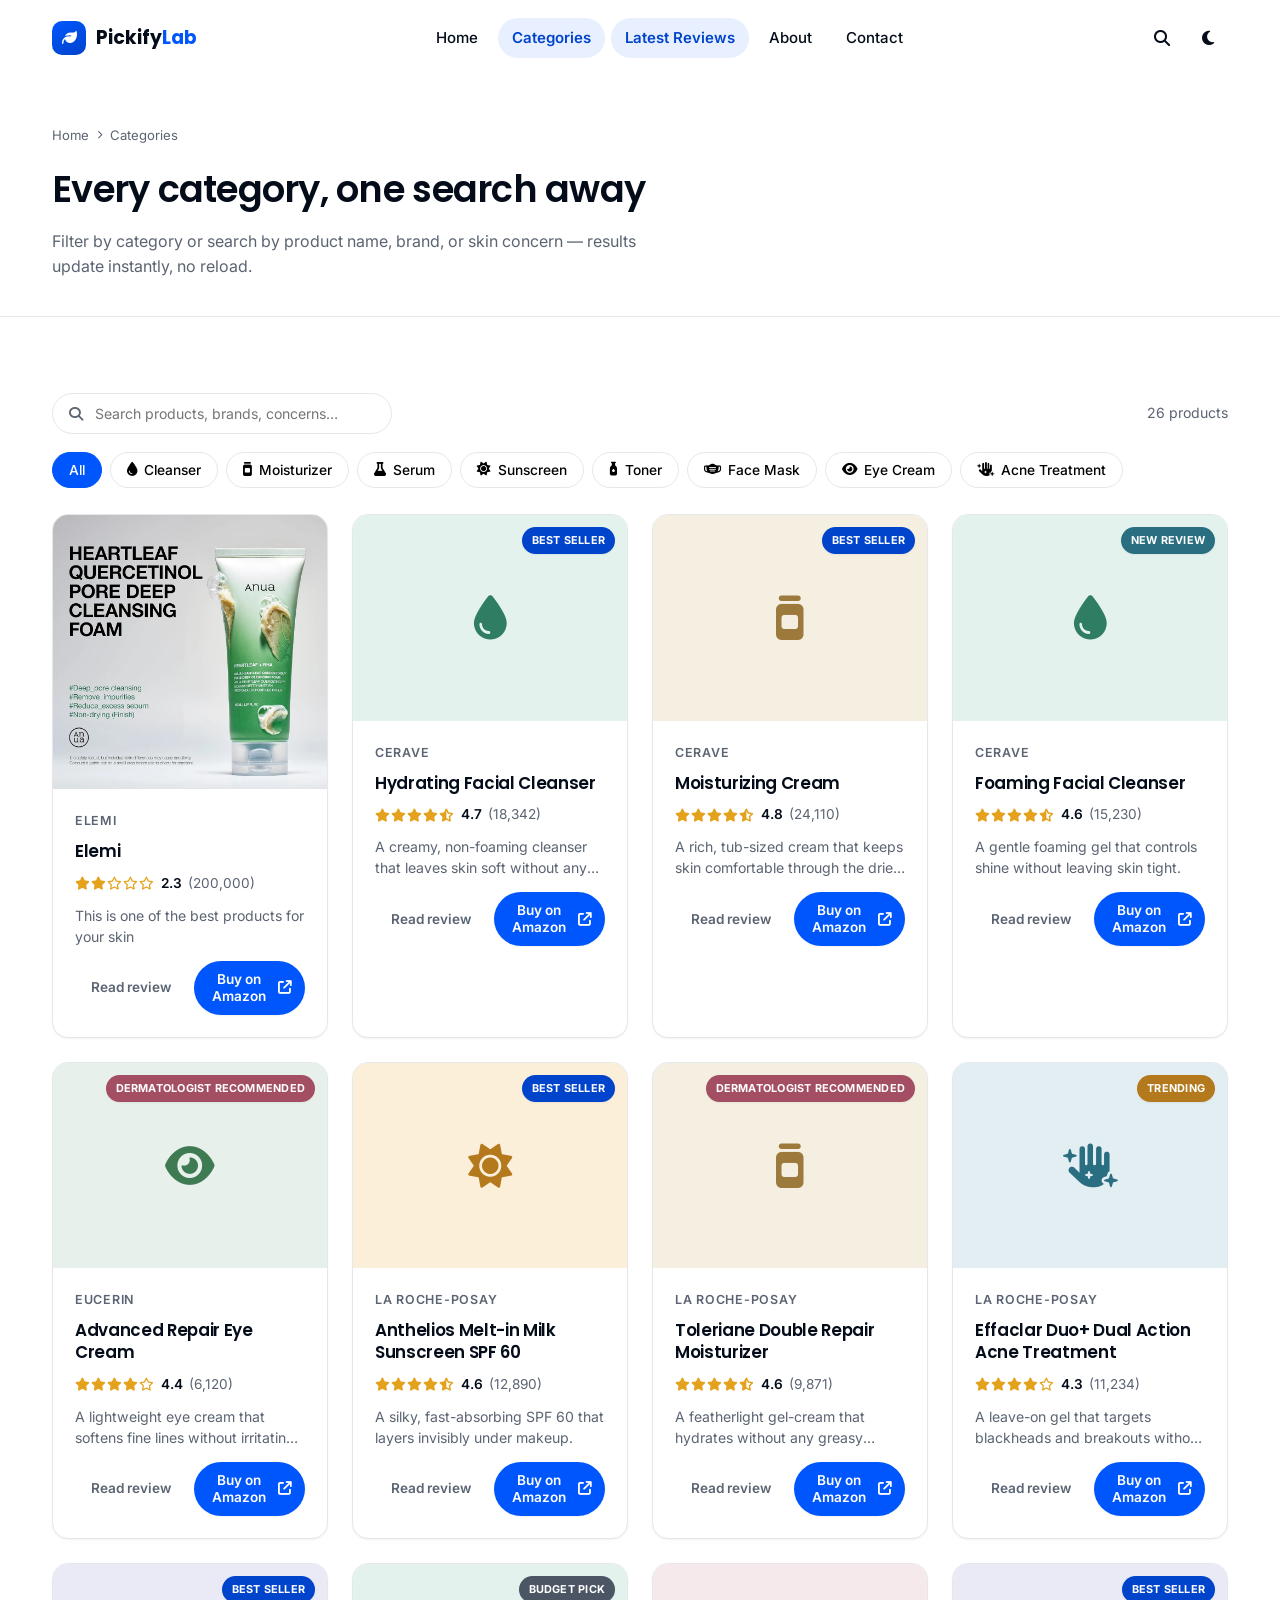
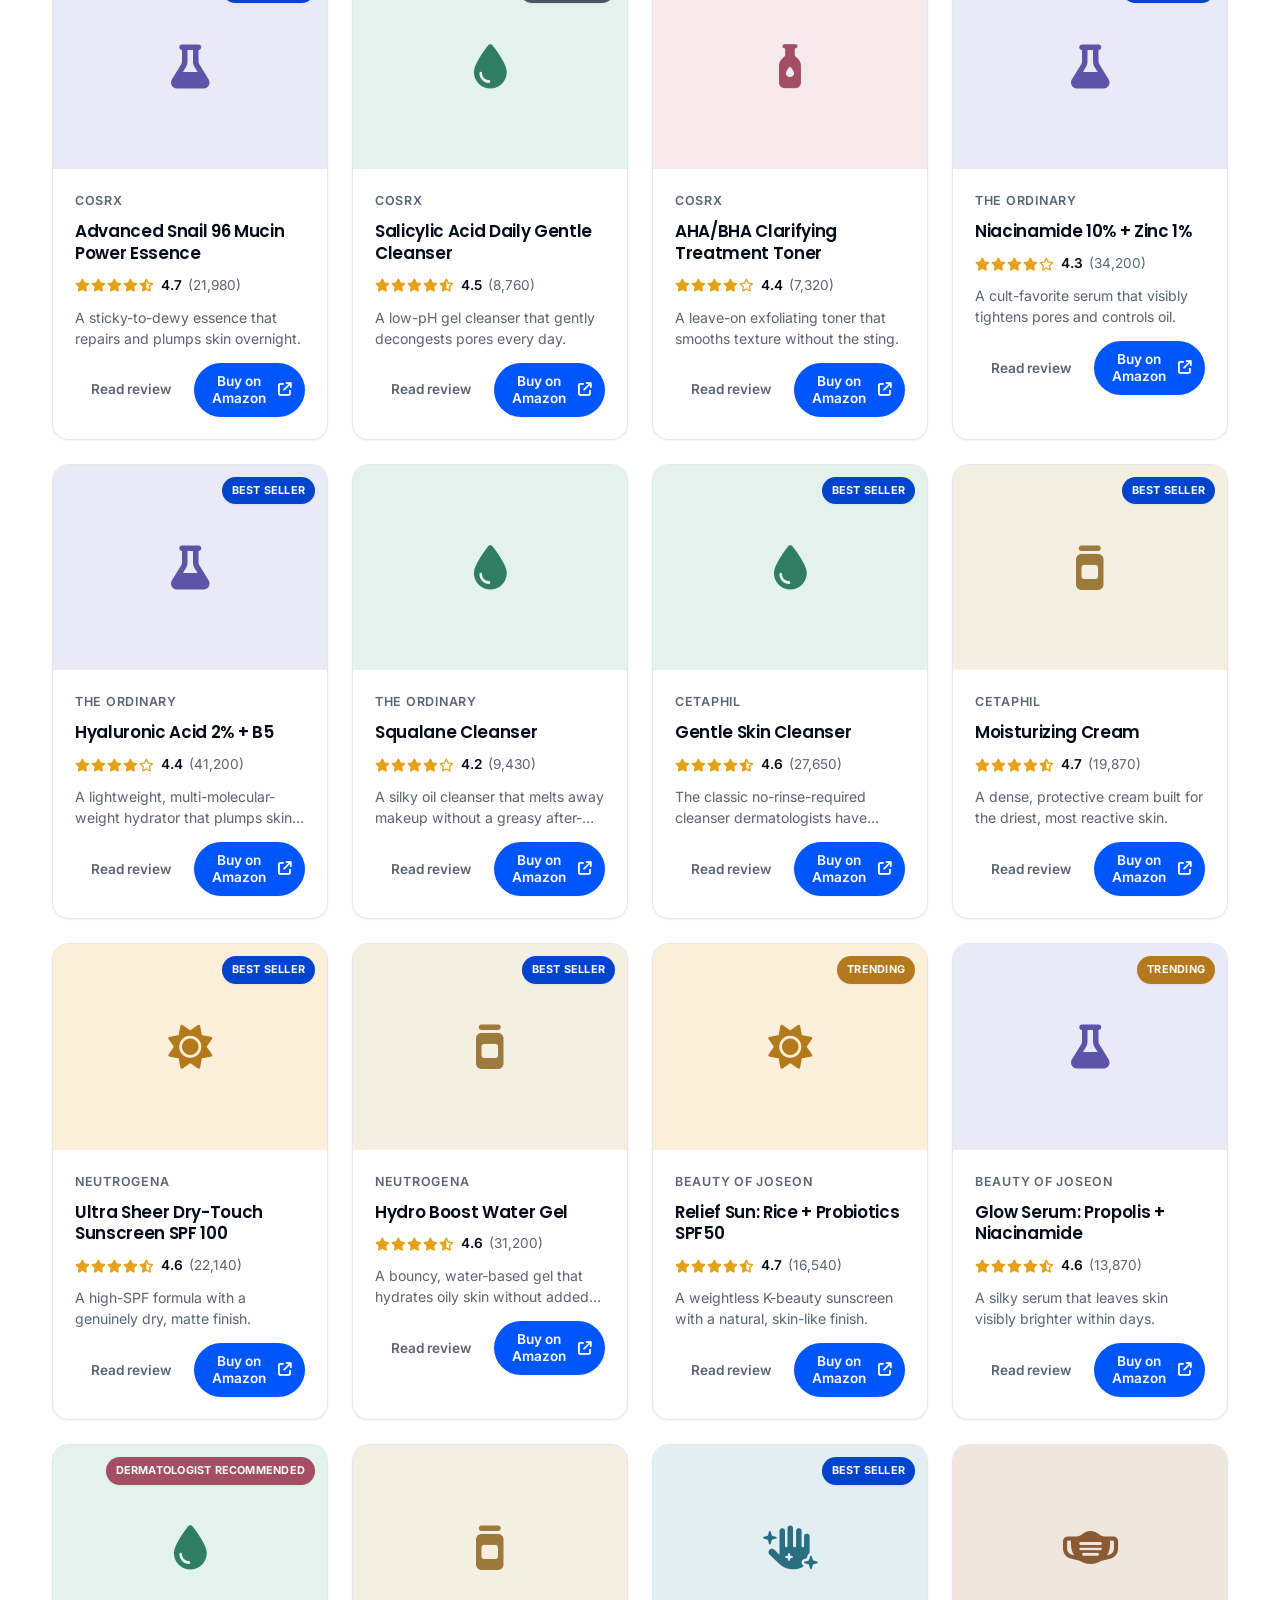
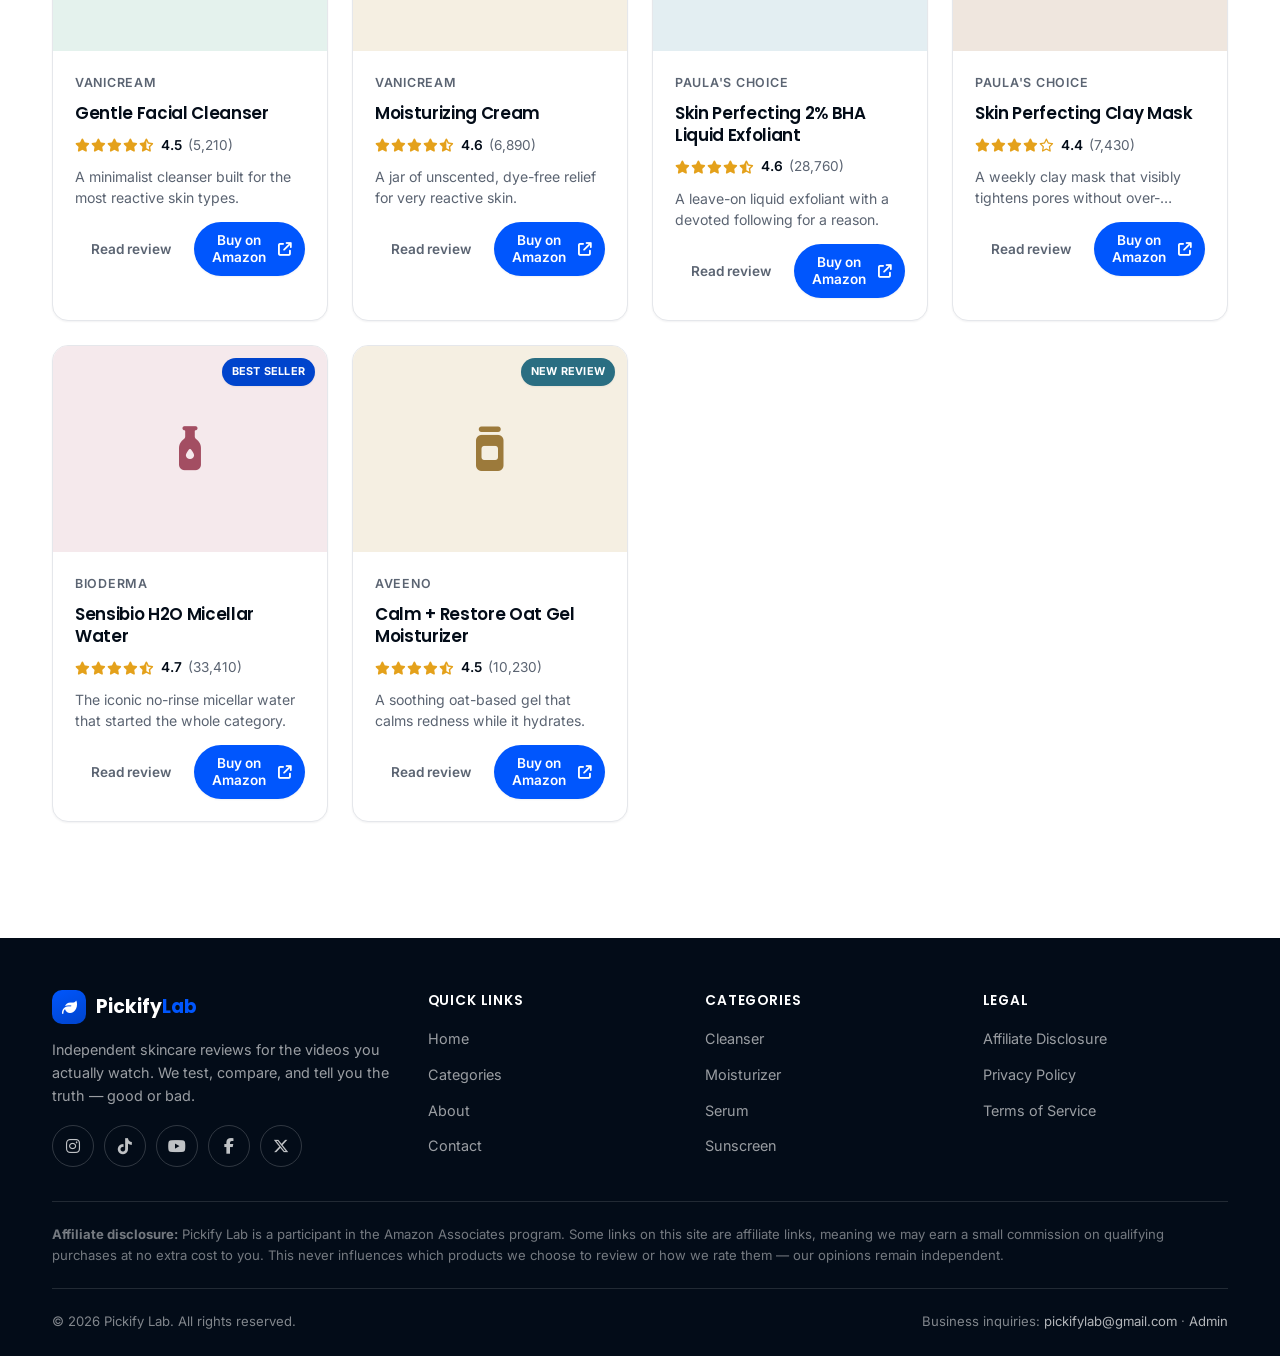
<file: New folder (2)/pickify-lab/categories.html>
<!DOCTYPE html>
<html lang="en">
<head>
  <meta charset="UTF-8" />
  <meta name="viewport" content="width=device-width, initial-scale=1.0" />
  <title>All Skincare Categories & Reviews | Pickify Lab</title>
  <meta name="description" content="Browse every skincare category on Pickify Lab — cleansers, moisturizers, serums, sunscreens, toners, masks, eye creams, and acne treatments — with instant search." />
  <link rel="canonical" href="https://pickifylab.com/categories.html" />

  <meta property="og:type" content="website" />
  <meta property="og:site_name" content="Pickify Lab" />
  <meta property="og:title" content="All Skincare Categories & Reviews | Pickify Lab" />
  <meta property="og:description" content="Browse every skincare category with instant, real-time search." />
  <meta property="og:url" content="https://pickifylab.com/categories.html" />
  <meta property="og:image" content="https://pickifylab.com/images/og-cover.jpg" />

  <meta name="twitter:card" content="summary_large_image" />
  <meta name="twitter:title" content="All Skincare Categories & Reviews | Pickify Lab" />
  <meta name="twitter:description" content="Browse every skincare category with instant, real-time search." />

  <link rel="icon" href="data:image/svg+xml,<svg xmlns=%22http://www.w3.org/2000/svg%22 viewBox=%220 0 100 100%22><rect width=%22100%22 height=%22100%22 rx=%2222%22 fill=%22%230056FD%22/><text x=%2250%22 y=%2266%22 font-size=%2255%22 fill=%22white%22 text-anchor=%22middle%22 font-family=%22Arial%22>P</text></svg>" />

  <link rel="preconnect" href="https://fonts.googleapis.com" />
  <link rel="preconnect" href="https://fonts.gstatic.com" crossorigin />
  <link href="https://fonts.googleapis.com/css2?family=Inter:wght@400;500;600;700&family=Poppins:wght@500;600;700&display=swap" rel="stylesheet" />
  <link rel="stylesheet" href="https://cdnjs.cloudflare.com/ajax/libs/font-awesome/6.5.1/css/all.min.css" integrity="sha512-DTOQO9RWCH3ppGqcWaEA1BIZOC6xxalwEsw9c2QQeAIftl+Vegovlnee1c9QX4TctnWMn13TZye+giMm8e2LwA==" crossorigin="anonymous" referrerpolicy="no-referrer" />

  <link rel="stylesheet" href="css/style.css" />
  <link rel="stylesheet" href="css/responsive.css" />
</head>
<body>

  <a class="visually-hidden" href="#main-content">Skip to main content</a>

  <header class="site-header" data-site-header>
    <div class="container nav">
      <a href="index.html" class="brand">
        <span class="brand__mark"><i class="fa-solid fa-leaf" aria-hidden="true"></i></span>
        <span class="brand__name">Pickify<span>Lab</span></span>
      </a>
      <nav class="nav-menu" data-nav-menu aria-label="Primary">
        <a href="index.html" data-page="index.html">Home</a>
        <a href="categories.html" data-page="categories.html">Categories</a>
        <a href="categories.html?sort=latest" data-page="categories.html">Latest Reviews</a>
        <a href="about.html" data-page="about.html">About</a>
        <a href="contact.html" data-page="contact.html">Contact</a>
      </nav>
      <div class="nav-actions">
        <button class="icon-btn" type="button" data-search-open aria-label="Search products"><i class="fa-solid fa-magnifying-glass" aria-hidden="true"></i></button>
        <button class="icon-btn" type="button" data-theme-toggle aria-label="Toggle dark mode"><i class="fa-solid fa-moon" aria-hidden="true"></i></button>
        <button class="nav-toggle" type="button" data-nav-toggle aria-label="Open menu" aria-expanded="false"><span></span><span></span><span></span></button>
      </div>
    </div>
  </header>

  <div class="search-overlay" data-search-overlay>
    <div class="search-panel" role="dialog" aria-modal="true" aria-label="Search products">
      <div class="search-panel__top">
        <i class="fa-solid fa-magnifying-glass" aria-hidden="true"></i>
        <input type="search" placeholder="Search by product, brand, or concern…" aria-label="Search products" data-search-input />
        <button class="search-panel__close" type="button" data-search-close aria-label="Close search"><i class="fa-solid fa-xmark" aria-hidden="true"></i></button>
      </div>
      <div data-search-results><p class="search-hint">Start typing a product or brand — like "Cera" or "La Roche".</p></div>
    </div>
  </div>

  <main id="main-content">
    <section class="page-banner">
      <div class="container">
        <nav class="breadcrumbs" aria-label="Breadcrumb">
          <a href="index.html">Home</a> <i class="fa-solid fa-chevron-right" aria-hidden="true" style="font-size:0.65em"></i> <span>Categories</span>
        </nav>
        <h1 class="page-banner__title">Every category, one search away</h1>
        <p class="page-banner__sub">Filter by category or search by product name, brand, or skin concern — results update instantly, no reload.</p>
      </div>
    </section>

    <section class="section">
      <div class="container">
        <div class="results-bar">
          <div class="search-field">
            <i class="fa-solid fa-magnifying-glass" aria-hidden="true"></i>
            <label for="categories-search" class="visually-hidden">Search products</label>
            <input id="categories-search" type="text" placeholder="Search products, brands, concerns…" autocomplete="off" />
          </div>
          <span id="results-count">25 products</span>
        </div>

        <div class="tabs" data-category-tabs role="tablist" aria-label="Filter by category"></div>

        <div class="product-grid" id="categories-grid"></div>
      </div>
    </section>
  </main>

  <footer class="site-footer">
    <div class="container">
      <div class="footer-grid">
        <div class="footer-about">
          <a href="index.html" class="brand">
            <span class="brand__mark"><i class="fa-solid fa-leaf" aria-hidden="true"></i></span>
            <span class="brand__name">Pickify<span>Lab</span></span>
          </a>
          <p>Independent skincare reviews for the videos you actually watch. We test, compare, and tell you the truth — good or bad.</p>
          <div class="social-row">
            <a class="social-btn" data-social="instagram" href="https://instagram.com/pickifylab" target="_blank" rel="noopener" aria-label="Instagram"><i class="fa-brands fa-instagram"></i></a>
            <a class="social-btn" data-social="tiktok" href="https://tiktok.com/@pickifylab" target="_blank" rel="noopener" aria-label="TikTok"><i class="fa-brands fa-tiktok"></i></a>
            <a class="social-btn" data-social="youtube" href="https://youtube.com/@pickifylab" target="_blank" rel="noopener" aria-label="YouTube"><i class="fa-brands fa-youtube"></i></a>
            <a class="social-btn" data-social="facebook" href="https://facebook.com/pickifylab" target="_blank" rel="noopener" aria-label="Facebook"><i class="fa-brands fa-facebook-f"></i></a>
            <a class="social-btn" data-social="x" href="https://x.com/pickifylab" target="_blank" rel="noopener" aria-label="X (Twitter)"><i class="fa-brands fa-x-twitter"></i></a>
          </div>
        </div>
        <div class="footer-col">
          <h4>Quick Links</h4>
          <ul>
            <li><a href="index.html">Home</a></li>
            <li><a href="categories.html">Categories</a></li>
            <li><a href="about.html">About</a></li>
            <li><a href="contact.html">Contact</a></li>
          </ul>
        </div>
        <div class="footer-col">
          <h4>Categories</h4>
          <ul>
            <li><a href="categories.html?cat=Cleanser">Cleanser</a></li>
            <li><a href="categories.html?cat=Moisturizer">Moisturizer</a></li>
            <li><a href="categories.html?cat=Serum">Serum</a></li>
            <li><a href="categories.html?cat=Sunscreen">Sunscreen</a></li>
          </ul>
        </div>
        <div class="footer-col">
          <h4>Legal</h4>
          <ul>
            <li><a href="contact.html">Affiliate Disclosure</a></li>
            <li><a href="contact.html">Privacy Policy</a></li>
            <li><a href="contact.html">Terms of Service</a></li>
          </ul>
        </div>
      </div>
      <p class="footer-disclosure" data-disclosure-text><strong>Affiliate disclosure:</strong> Pickify Lab is a participant in the Amazon Associates program. Some links on this site are affiliate links, meaning we may earn a small commission on qualifying purchases at no extra cost to you. This never influences which products we choose to review or how we rate them.</p>
      <div class="footer-bottom">
        <p>&copy; <span data-current-year></span> Pickify Lab. All rights reserved.</p>
        <p>Business inquiries: <a href="mailto:hello@pickifylab.com" data-business-email>hello@pickifylab.com</a> &middot; <a href="admin.html">Admin</a></p>
      </div>
    </div>
  </footer>

  <button class="scroll-top" type="button" data-scroll-top aria-label="Scroll to top"><i class="fa-solid fa-arrow-up" aria-hidden="true"></i></button>

  <script src="js/products.js"></script>
  <script src="js/search.js"></script>
  <script src="js/settings.js"></script>
  <script src="js/app.js"></script>
</body>
</html>
</file>
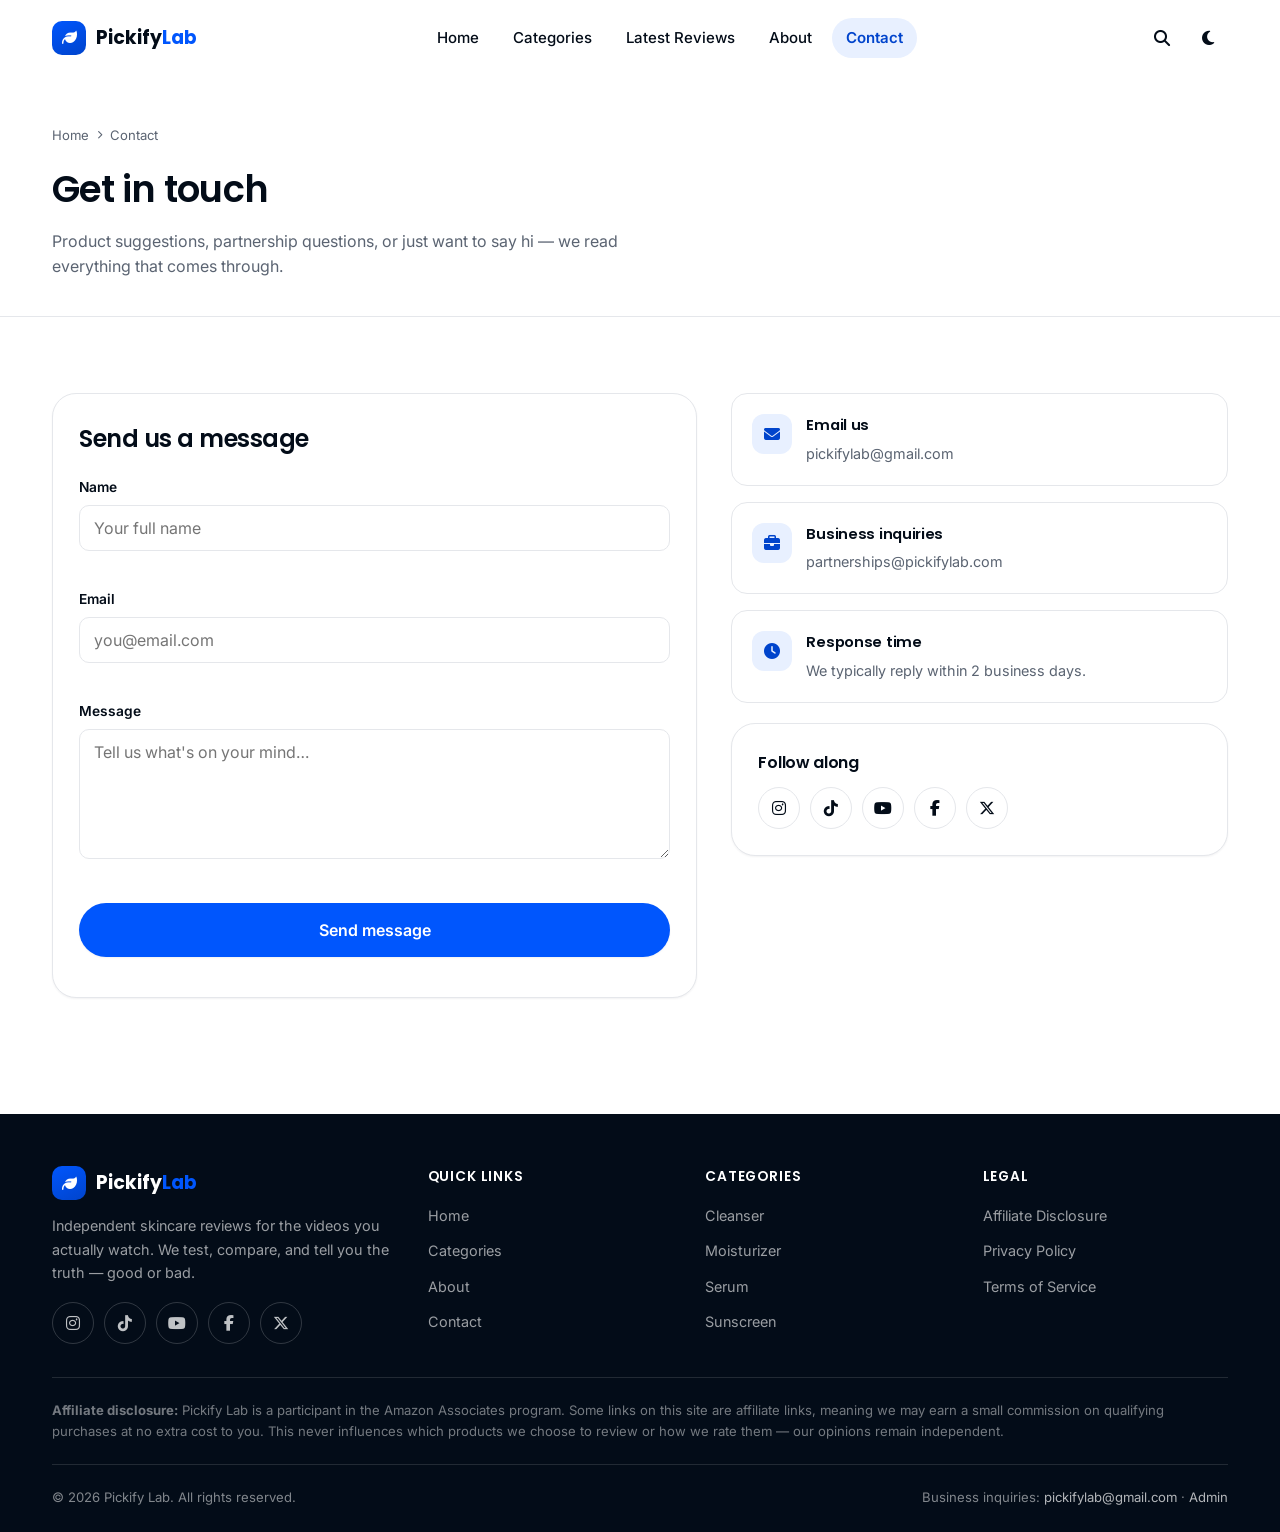
<file: New folder (2)/pickify-lab/contact.html>
<!DOCTYPE html>
<html lang="en">
<head>
  <meta charset="UTF-8" />
  <meta name="viewport" content="width=device-width, initial-scale=1.0" />
  <title>Contact Pickify Lab</title>
  <meta name="description" content="Get in touch with Pickify Lab — product suggestions, business inquiries, or general questions about our skincare reviews." />
  <link rel="canonical" href="https://pickifylab.com/contact.html" />

  <meta property="og:type" content="website" />
  <meta property="og:site_name" content="Pickify Lab" />
  <meta property="og:title" content="Contact Pickify Lab" />
  <meta property="og:description" content="Get in touch — product suggestions, business inquiries, or general questions." />
  <meta property="og:url" content="https://pickifylab.com/contact.html" />
  <meta property="og:image" content="https://pickifylab.com/images/og-cover.jpg" />

  <meta name="twitter:card" content="summary_large_image" />
  <meta name="twitter:title" content="Contact Pickify Lab" />

  <link rel="icon" href="data:image/svg+xml,<svg xmlns=%22http://www.w3.org/2000/svg%22 viewBox=%220 0 100 100%22><rect width=%22100%22 height=%22100%22 rx=%2222%22 fill=%22%230056FD%22/><text x=%2250%22 y=%2266%22 font-size=%2255%22 fill=%22white%22 text-anchor=%22middle%22 font-family=%22Arial%22>P</text></svg>" />

  <link rel="preconnect" href="https://fonts.googleapis.com" />
  <link rel="preconnect" href="https://fonts.gstatic.com" crossorigin />
  <link href="https://fonts.googleapis.com/css2?family=Inter:wght@400;500;600;700&family=Poppins:wght@500;600;700&display=swap" rel="stylesheet" />
  <link rel="stylesheet" href="https://cdnjs.cloudflare.com/ajax/libs/font-awesome/6.5.1/css/all.min.css" integrity="sha512-DTOQO9RWCH3ppGqcWaEA1BIZOC6xxalwEsw9c2QQeAIftl+Vegovlnee1c9QX4TctnWMn13TZye+giMm8e2LwA==" crossorigin="anonymous" referrerpolicy="no-referrer" />

  <link rel="stylesheet" href="css/style.css" />
  <link rel="stylesheet" href="css/responsive.css" />
</head>
<body>

  <a class="visually-hidden" href="#main-content">Skip to main content</a>

  <header class="site-header" data-site-header>
    <div class="container nav">
      <a href="index.html" class="brand">
        <span class="brand__mark"><i class="fa-solid fa-leaf" aria-hidden="true"></i></span>
        <span class="brand__name">Pickify<span>Lab</span></span>
      </a>
      <nav class="nav-menu" data-nav-menu aria-label="Primary">
        <a href="index.html" data-page="index.html">Home</a>
        <a href="categories.html" data-page="categories.html">Categories</a>
        <a href="categories.html?sort=latest" data-page="categories.html">Latest Reviews</a>
        <a href="about.html" data-page="about.html">About</a>
        <a href="contact.html" data-page="contact.html">Contact</a>
      </nav>
      <div class="nav-actions">
        <button class="icon-btn" type="button" data-search-open aria-label="Search products"><i class="fa-solid fa-magnifying-glass" aria-hidden="true"></i></button>
        <button class="icon-btn" type="button" data-theme-toggle aria-label="Toggle dark mode"><i class="fa-solid fa-moon" aria-hidden="true"></i></button>
        <button class="nav-toggle" type="button" data-nav-toggle aria-label="Open menu" aria-expanded="false"><span></span><span></span><span></span></button>
      </div>
    </div>
  </header>

  <div class="search-overlay" data-search-overlay>
    <div class="search-panel" role="dialog" aria-modal="true" aria-label="Search products">
      <div class="search-panel__top">
        <i class="fa-solid fa-magnifying-glass" aria-hidden="true"></i>
        <input type="search" placeholder="Search by product, brand, or concern…" aria-label="Search products" data-search-input />
        <button class="search-panel__close" type="button" data-search-close aria-label="Close search"><i class="fa-solid fa-xmark" aria-hidden="true"></i></button>
      </div>
      <div data-search-results><p class="search-hint">Start typing a product or brand — like "Cera" or "La Roche".</p></div>
    </div>
  </div>

  <main id="main-content">
    <section class="page-banner">
      <div class="container">
        <nav class="breadcrumbs" aria-label="Breadcrumb">
          <a href="index.html">Home</a> <i class="fa-solid fa-chevron-right" aria-hidden="true" style="font-size:0.65em"></i> <span>Contact</span>
        </nav>
        <h1 class="page-banner__title">Get in touch</h1>
        <p class="page-banner__sub">Product suggestions, partnership questions, or just want to say hi — we read everything that comes through.</p>
      </div>
    </section>

    <section class="section">
      <div class="container contact-grid">
        <div class="contact-card">
          <h2 style="margin-bottom:18px;">Send us a message</h2>
          <form id="contact-form" novalidate>
            <div class="form-field">
              <label for="contact-name">Name</label>
              <input type="text" id="contact-name" name="name" placeholder="Your full name" required />
              <span class="form-error"></span>
            </div>
            <div class="form-field">
              <label for="contact-email">Email</label>
              <input type="email" id="contact-email" name="email" placeholder="you@email.com" required />
              <span class="form-error"></span>
            </div>
            <div class="form-field">
              <label for="contact-message">Message</label>
              <textarea id="contact-message" name="message" placeholder="Tell us what's on your mind…" required></textarea>
              <span class="form-error"></span>
            </div>
            <button class="btn btn--primary btn--block btn--large" type="submit">Send message</button>
            <p class="form-status" id="contact-form-status" role="status"></p>
          </form>
        </div>

        <div class="contact-info">
          <div class="info-card">
            <i class="fa-solid fa-envelope" aria-hidden="true"></i>
            <div>
              <h4>Email us</h4>
              <p><a href="mailto:hello@pickifylab.com" data-business-email>hello@pickifylab.com</a></p>
            </div>
          </div>
          <div class="info-card">
            <i class="fa-solid fa-briefcase" aria-hidden="true"></i>
            <div>
              <h4>Business inquiries</h4>
              <p><a href="mailto:partnerships@pickifylab.com">partnerships@pickifylab.com</a></p>
            </div>
          </div>
          <div class="info-card">
            <i class="fa-solid fa-clock" aria-hidden="true"></i>
            <div>
              <h4>Response time</h4>
              <p>We typically reply within 2 business days.</p>
            </div>
          </div>

          <div class="contact-card" style="margin-top:4px;">
            <h4 style="margin-bottom:12px;">Follow along</h4>
            <div class="social-row">
              <a class="social-btn" data-social="instagram" href="https://instagram.com/pickifylab" target="_blank" rel="noopener" aria-label="Instagram"><i class="fa-brands fa-instagram"></i></a>
              <a class="social-btn" data-social="tiktok" href="https://tiktok.com/@pickifylab" target="_blank" rel="noopener" aria-label="TikTok"><i class="fa-brands fa-tiktok"></i></a>
              <a class="social-btn" data-social="youtube" href="https://youtube.com/@pickifylab" target="_blank" rel="noopener" aria-label="YouTube"><i class="fa-brands fa-youtube"></i></a>
              <a class="social-btn" data-social="facebook" href="https://facebook.com/pickifylab" target="_blank" rel="noopener" aria-label="Facebook"><i class="fa-brands fa-facebook-f"></i></a>
              <a class="social-btn" data-social="x" href="https://x.com/pickifylab" target="_blank" rel="noopener" aria-label="X (Twitter)"><i class="fa-brands fa-x-twitter"></i></a>
            </div>
          </div>
        </div>
      </div>
    </section>
  </main>

  <footer class="site-footer">
    <div class="container">
      <div class="footer-grid">
        <div class="footer-about">
          <a href="index.html" class="brand">
            <span class="brand__mark"><i class="fa-solid fa-leaf" aria-hidden="true"></i></span>
            <span class="brand__name">Pickify<span>Lab</span></span>
          </a>
          <p>Independent skincare reviews for the videos you actually watch. We test, compare, and tell you the truth — good or bad.</p>
          <div class="social-row">
            <a class="social-btn" data-social="instagram" href="https://instagram.com/pickifylab" target="_blank" rel="noopener" aria-label="Instagram"><i class="fa-brands fa-instagram"></i></a>
            <a class="social-btn" data-social="tiktok" href="https://tiktok.com/@pickifylab" target="_blank" rel="noopener" aria-label="TikTok"><i class="fa-brands fa-tiktok"></i></a>
            <a class="social-btn" data-social="youtube" href="https://youtube.com/@pickifylab" target="_blank" rel="noopener" aria-label="YouTube"><i class="fa-brands fa-youtube"></i></a>
            <a class="social-btn" data-social="facebook" href="https://facebook.com/pickifylab" target="_blank" rel="noopener" aria-label="Facebook"><i class="fa-brands fa-facebook-f"></i></a>
            <a class="social-btn" data-social="x" href="https://x.com/pickifylab" target="_blank" rel="noopener" aria-label="X (Twitter)"><i class="fa-brands fa-x-twitter"></i></a>
          </div>
        </div>
        <div class="footer-col">
          <h4>Quick Links</h4>
          <ul>
            <li><a href="index.html">Home</a></li>
            <li><a href="categories.html">Categories</a></li>
            <li><a href="about.html">About</a></li>
            <li><a href="contact.html">Contact</a></li>
          </ul>
        </div>
        <div class="footer-col">
          <h4>Categories</h4>
          <ul>
            <li><a href="categories.html?cat=Cleanser">Cleanser</a></li>
            <li><a href="categories.html?cat=Moisturizer">Moisturizer</a></li>
            <li><a href="categories.html?cat=Serum">Serum</a></li>
            <li><a href="categories.html?cat=Sunscreen">Sunscreen</a></li>
          </ul>
        </div>
        <div class="footer-col">
          <h4>Legal</h4>
          <ul>
            <li><a href="contact.html">Affiliate Disclosure</a></li>
            <li><a href="contact.html">Privacy Policy</a></li>
            <li><a href="contact.html">Terms of Service</a></li>
          </ul>
        </div>
      </div>
      <p class="footer-disclosure" data-disclosure-text><strong>Affiliate disclosure:</strong> Pickify Lab is a participant in the Amazon Associates program. Some links on this site are affiliate links, meaning we may earn a small commission on qualifying purchases at no extra cost to you. This never influences which products we choose to review or how we rate them.</p>
      <div class="footer-bottom">
        <p>&copy; <span data-current-year></span> Pickify Lab. All rights reserved.</p>
        <p>Business inquiries: <a href="mailto:hello@pickifylab.com" data-business-email>hello@pickifylab.com</a> &middot; <a href="admin.html">Admin</a></p>
      </div>
    </div>
  </footer>

  <button class="scroll-top" type="button" data-scroll-top aria-label="Scroll to top"><i class="fa-solid fa-arrow-up" aria-hidden="true"></i></button>

  <script src="js/products.js"></script>
  <script src="js/search.js"></script>
  <script src="js/settings.js"></script>
  <script src="js/app.js"></script>
</body>
</html>
</file>
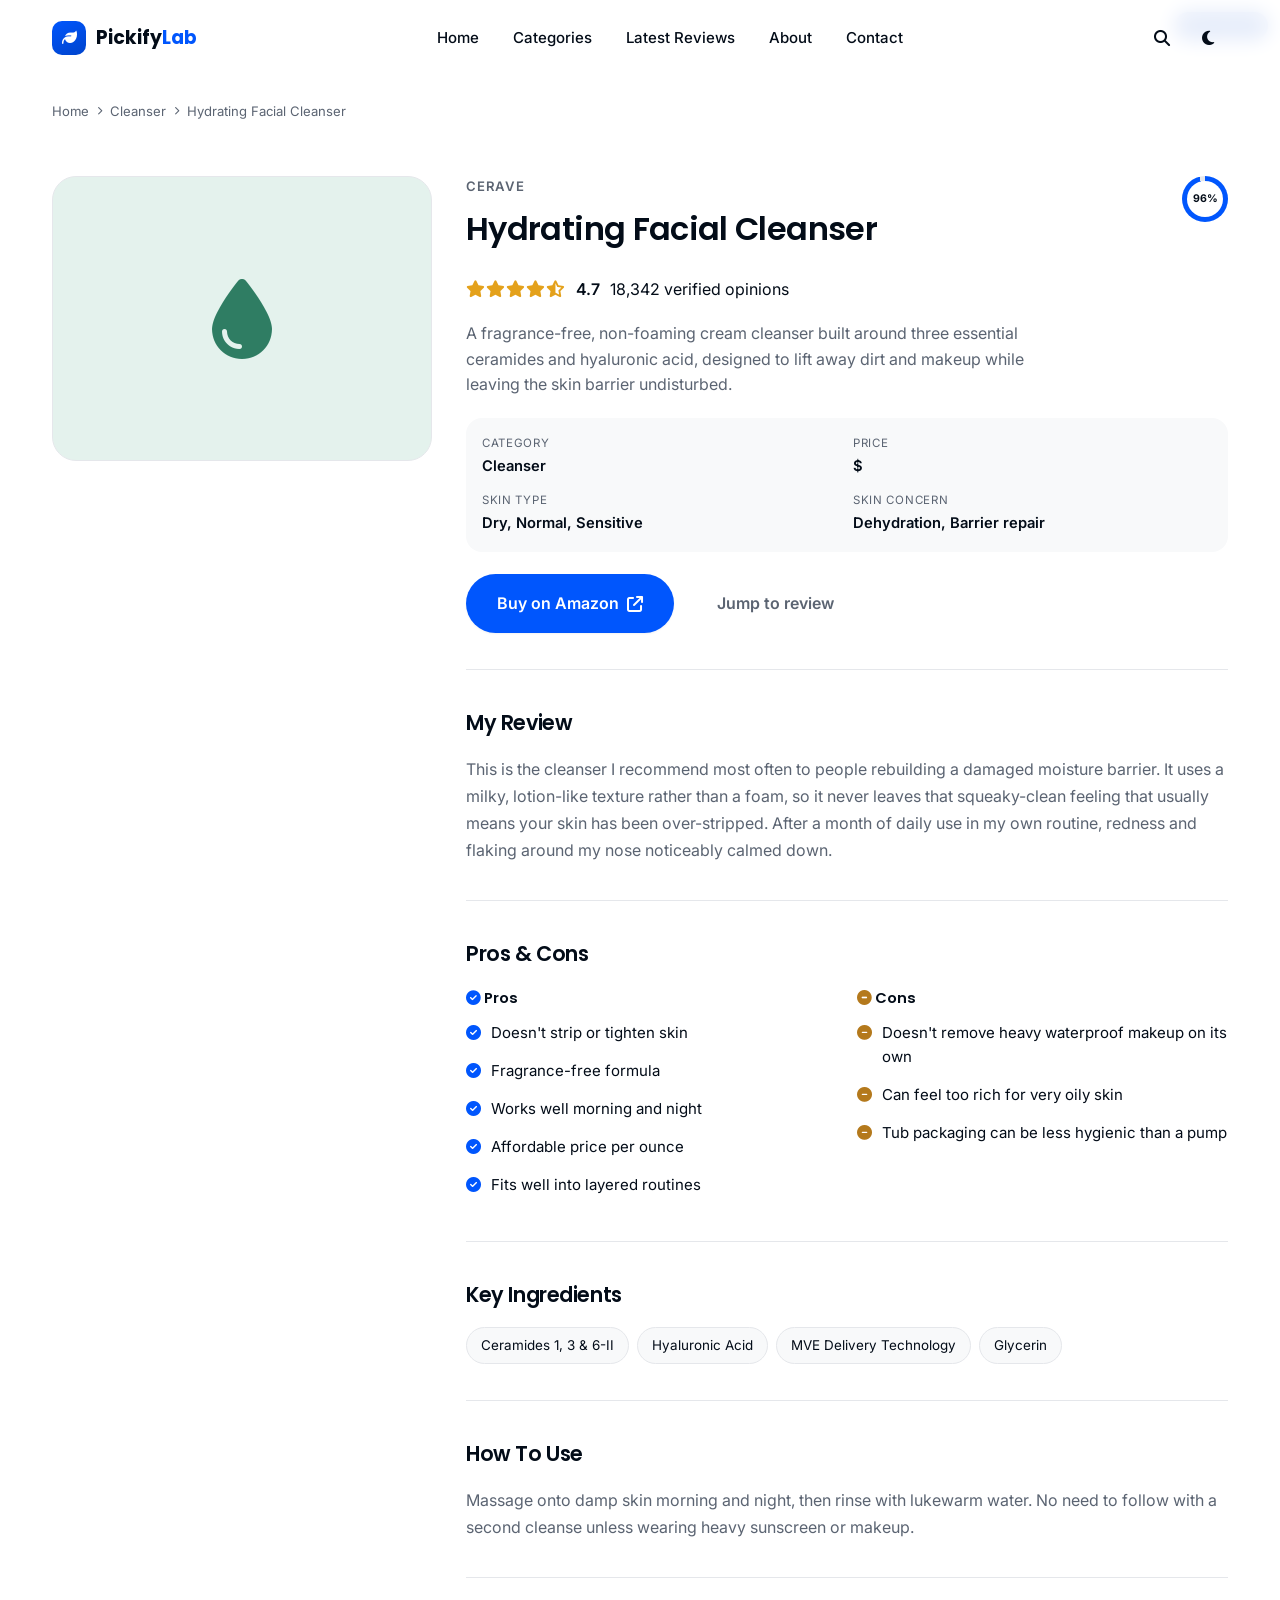
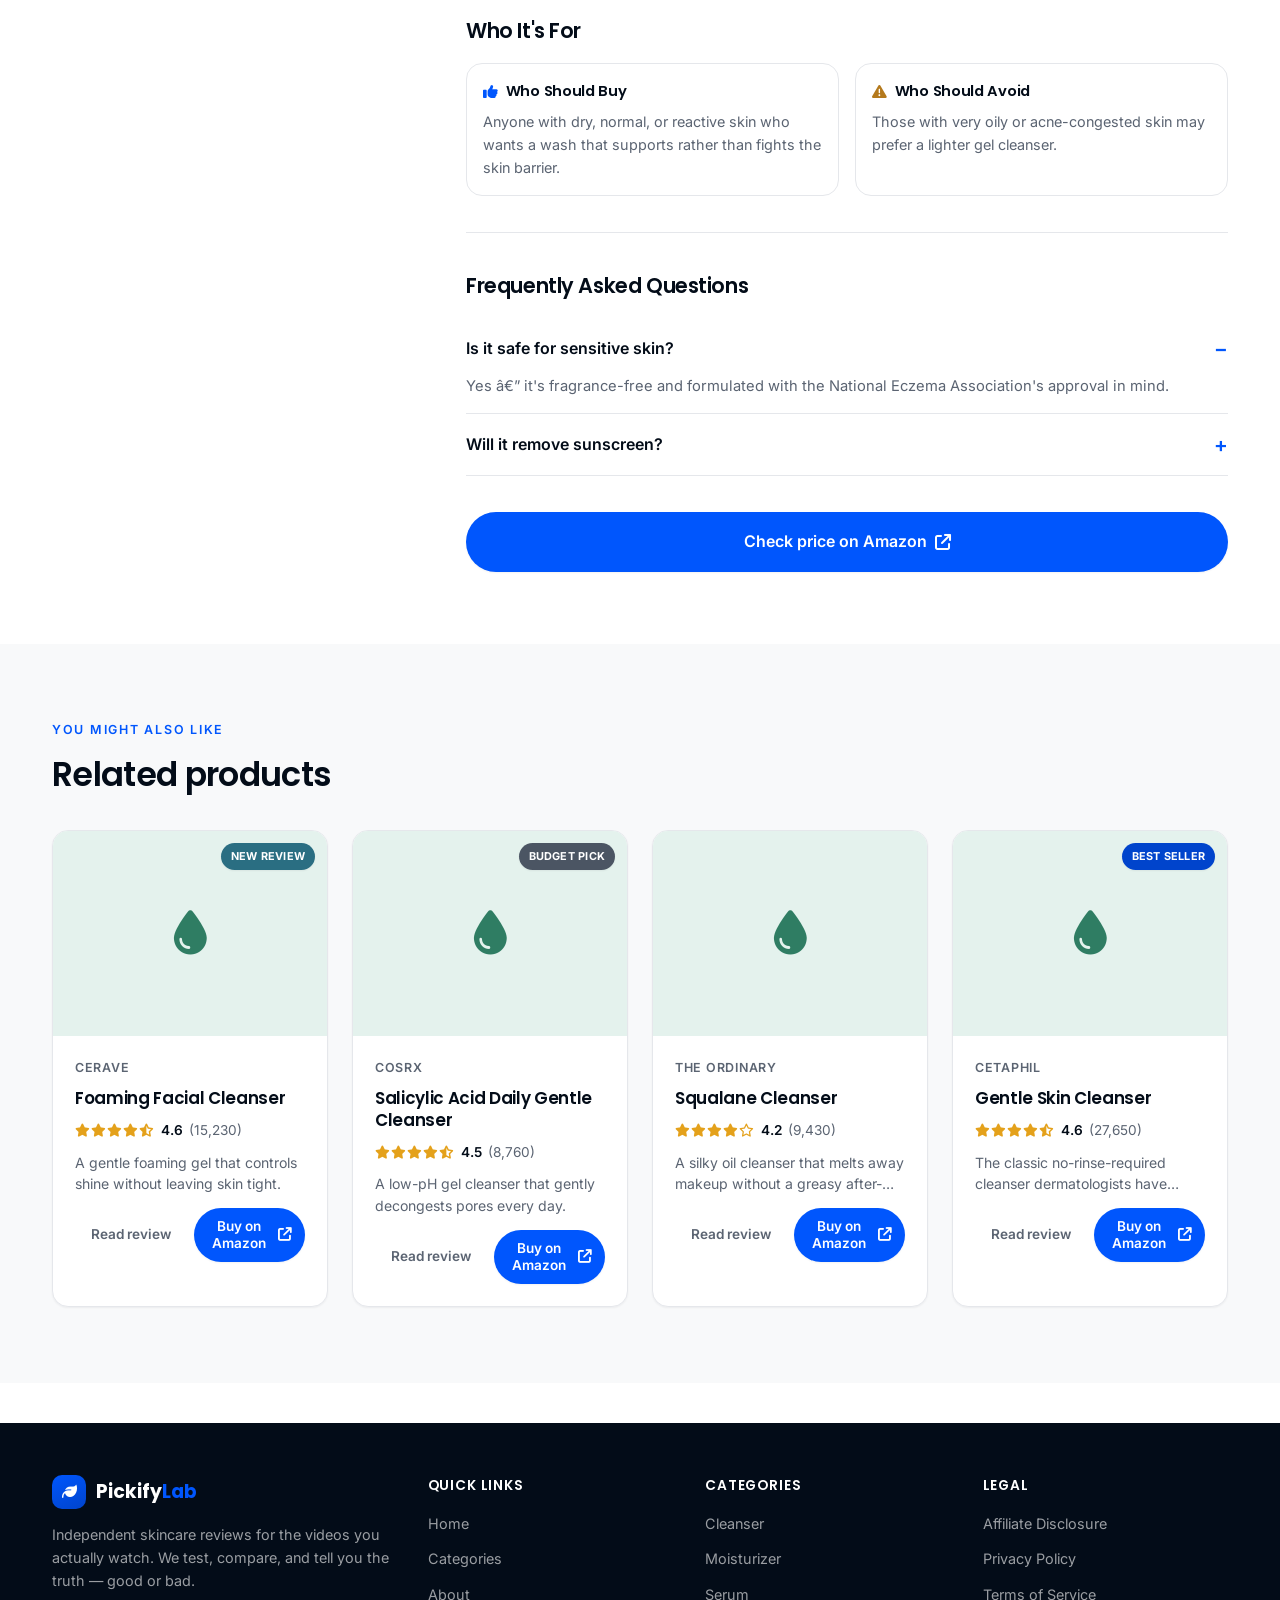
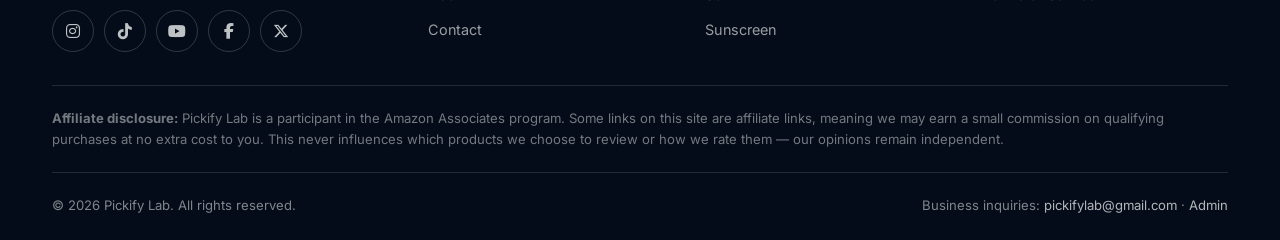
<file: New folder (2)/pickify-lab/product.html>
<!DOCTYPE html>
<html lang="en">
<head>
  <meta charset="UTF-8" />
  <meta name="viewport" content="width=device-width, initial-scale=1.0" />
  <title>Product Review | Pickify Lab</title>
  <meta name="description" content="Independent, research-based skincare product review from Pickify Lab." />
  <link rel="canonical" href="https://pickifylab.com/product.html" />

  <meta property="og:type" content="product" />
  <meta property="og:site_name" content="Pickify Lab" />
  <meta property="og:title" content="Product Review | Pickify Lab" />
  <meta property="og:image" content="https://pickifylab.com/images/og-cover.jpg" />

  <meta name="twitter:card" content="summary_large_image" />

  <link rel="icon" href="data:image/svg+xml,<svg xmlns=%22http://www.w3.org/2000/svg%22 viewBox=%220 0 100 100%22><rect width=%22100%22 height=%22100%22 rx=%2222%22 fill=%22%230056FD%22/><text x=%2250%22 y=%2266%22 font-size=%2255%22 fill=%22white%22 text-anchor=%22middle%22 font-family=%22Arial%22>P</text></svg>" />

  <link rel="preconnect" href="https://fonts.googleapis.com" />
  <link rel="preconnect" href="https://fonts.gstatic.com" crossorigin />
  <link href="https://fonts.googleapis.com/css2?family=Inter:wght@400;500;600;700&family=Poppins:wght@500;600;700&display=swap" rel="stylesheet" />
  <link rel="stylesheet" href="https://cdnjs.cloudflare.com/ajax/libs/font-awesome/6.5.1/css/all.min.css" integrity="sha512-DTOQO9RWCH3ppGqcWaEA1BIZOC6xxalwEsw9c2QQeAIftl+Vegovlnee1c9QX4TctnWMn13TZye+giMm8e2LwA==" crossorigin="anonymous" referrerpolicy="no-referrer" />

  <link rel="stylesheet" href="css/style.css" />
  <link rel="stylesheet" href="css/responsive.css" />
</head>
<body>

  <a class="visually-hidden" href="#main-content">Skip to main content</a>

  <header class="site-header" data-site-header>
    <div class="container nav">
      <a href="index.html" class="brand">
        <span class="brand__mark"><i class="fa-solid fa-leaf" aria-hidden="true"></i></span>
        <span class="brand__name">Pickify<span>Lab</span></span>
      </a>
      <nav class="nav-menu" data-nav-menu aria-label="Primary">
        <a href="index.html" data-page="index.html">Home</a>
        <a href="categories.html" data-page="categories.html">Categories</a>
        <a href="categories.html?sort=latest" data-page="categories.html">Latest Reviews</a>
        <a href="about.html" data-page="about.html">About</a>
        <a href="contact.html" data-page="contact.html">Contact</a>
      </nav>
      <div class="nav-actions">
        <button class="icon-btn" type="button" data-search-open aria-label="Search products"><i class="fa-solid fa-magnifying-glass" aria-hidden="true"></i></button>
        <button class="icon-btn" type="button" data-theme-toggle aria-label="Toggle dark mode"><i class="fa-solid fa-moon" aria-hidden="true"></i></button>
        <button class="nav-toggle" type="button" data-nav-toggle aria-label="Open menu" aria-expanded="false"><span></span><span></span><span></span></button>
      </div>
    </div>
  </header>

  <div class="search-overlay" data-search-overlay>
    <div class="search-panel" role="dialog" aria-modal="true" aria-label="Search products">
      <div class="search-panel__top">
        <i class="fa-solid fa-magnifying-glass" aria-hidden="true"></i>
        <input type="search" placeholder="Search by product, brand, or concern…" aria-label="Search products" data-search-input />
        <button class="search-panel__close" type="button" data-search-close aria-label="Close search"><i class="fa-solid fa-xmark" aria-hidden="true"></i></button>
      </div>
      <div data-search-results><p class="search-hint">Start typing a product or brand — like "Cera" or "La Roche".</p></div>
    </div>
  </div>

  <main id="main-content" data-product-page>
    <div class="container">
      <nav class="breadcrumbs" aria-label="Breadcrumb" style="padding-top:24px;">
        <a href="index.html">Home</a>
        <i class="fa-solid fa-chevron-right" aria-hidden="true" style="font-size:0.65em"></i>
        <a href="categories.html" id="breadcrumb-category">Category</a>
        <i class="fa-solid fa-chevron-right" aria-hidden="true" style="font-size:0.65em"></i>
        <span id="breadcrumb-name">Product</span>
      </nav>
    </div>

    <article class="product-detail">
      <div class="container product-detail__layout">

        <div class="product-detail__media">
          <div id="product-media"></div>
        </div>

        <div class="product-detail__info">
          <div class="product-detail__header">
            <div>
              <p class="product-detail__brand" id="product-brand"></p>
              <h1 class="product-detail__name" id="product-name"></h1>
            </div>
            <div id="product-match-ring"></div>
          </div>

          <div id="product-badges"></div>

          <div class="product-detail__rating">
            <span class="stars" id="product-stars" aria-hidden="true"></span>
            <span class="rating-value" id="product-rating-value"></span>
            <span class="rating-count" id="product-review-count"></span>
          </div>

          <p id="product-overview" style="color:var(--color-text-muted); max-width:60ch; margin-bottom:6px;"></p>

          <dl class="detail-facts">
            <div><dt>Category</dt><dd id="product-category-chip"></dd></div>
            <div><dt>Price</dt><dd id="product-price"></dd></div>
            <div><dt>Skin Type</dt><dd id="product-skin-type"></dd></div>
            <div><dt>Skin Concern</dt><dd id="product-skin-concern"></dd></div>
          </dl>

          <div class="product-detail__ctas">
            <a class="btn btn--primary btn--large" id="product-amazon-btn" href="#" target="_blank" rel="nofollow sponsored noopener">
              Buy on Amazon <i class="fa-solid fa-arrow-up-right-from-square" aria-hidden="true"></i>
            </a>
            <a class="btn btn--ghost btn--large" href="#my-review">Jump to review</a>
          </div>

          <section class="detail-section" id="my-review">
            <h2 class="detail-section__title">My Review</h2>
            <p id="product-review-text" style="color:var(--color-text-muted); line-height:1.7;"></p>
          </section>

          <section class="detail-section">
            <h2 class="detail-section__title">Pros &amp; Cons</h2>
            <div class="pros-cons">
              <div class="pros">
                <h4><i class="fa-solid fa-circle-check" style="color:var(--color-accent)" aria-hidden="true"></i> Pros</h4>
                <ul id="product-pros"></ul>
              </div>
              <div class="cons">
                <h4><i class="fa-solid fa-circle-minus" style="color:#B4791C" aria-hidden="true"></i> Cons</h4>
                <ul id="product-cons"></ul>
              </div>
            </div>
          </section>

          <section class="detail-section">
            <h2 class="detail-section__title">Key Ingredients</h2>
            <ul class="ingredient-list" id="product-ingredients"></ul>
          </section>

          <section class="detail-section">
            <h2 class="detail-section__title">How To Use</h2>
            <p id="product-how-to-use" style="color:var(--color-text-muted); line-height:1.7;"></p>
          </section>

          <section class="detail-section">
            <h2 class="detail-section__title">Who It's For</h2>
            <div class="who-grid">
              <div class="who-card who-card--for">
                <h4><i class="fa-solid fa-thumbs-up" aria-hidden="true"></i> Who Should Buy</h4>
                <p id="product-who-for"></p>
              </div>
              <div class="who-card who-card--avoid">
                <h4><i class="fa-solid fa-triangle-exclamation" aria-hidden="true"></i> Who Should Avoid</h4>
                <p id="product-who-avoid"></p>
              </div>
            </div>
          </section>

          <section class="detail-section" id="faq-section">
            <h2 class="detail-section__title">Frequently Asked Questions</h2>
            <div id="product-faqs"></div>
          </section>

          <div class="product-detail__ctas" style="margin-top:36px;">
            <a class="btn btn--primary btn--large btn--block" id="product-amazon-btn-2" href="#" target="_blank" rel="nofollow sponsored noopener">
              Check price on Amazon <i class="fa-solid fa-arrow-up-right-from-square" aria-hidden="true"></i>
            </a>
          </div>
        </div>
      </div>
    </article>

    <section class="section section--alt">
      <div class="container">
        <div class="section-head">
          <span class="section-head__eyebrow">You might also like</span>
          <h2 class="section-head__title">Related products</h2>
        </div>
        <div class="product-grid" id="related-grid"></div>
      </div>
    </section>
  </main>

  <footer class="site-footer">
    <div class="container">
      <div class="footer-grid">
        <div class="footer-about">
          <a href="index.html" class="brand">
            <span class="brand__mark"><i class="fa-solid fa-leaf" aria-hidden="true"></i></span>
            <span class="brand__name">Pickify<span>Lab</span></span>
          </a>
          <p>Independent skincare reviews for the videos you actually watch. We test, compare, and tell you the truth — good or bad.</p>
          <div class="social-row">
            <a class="social-btn" data-social="instagram" href="https://instagram.com/pickifylab" target="_blank" rel="noopener" aria-label="Instagram"><i class="fa-brands fa-instagram"></i></a>
            <a class="social-btn" data-social="tiktok" href="https://tiktok.com/@pickifylab" target="_blank" rel="noopener" aria-label="TikTok"><i class="fa-brands fa-tiktok"></i></a>
            <a class="social-btn" data-social="youtube" href="https://youtube.com/@pickifylab" target="_blank" rel="noopener" aria-label="YouTube"><i class="fa-brands fa-youtube"></i></a>
            <a class="social-btn" data-social="facebook" href="https://facebook.com/pickifylab" target="_blank" rel="noopener" aria-label="Facebook"><i class="fa-brands fa-facebook-f"></i></a>
            <a class="social-btn" data-social="x" href="https://x.com/pickifylab" target="_blank" rel="noopener" aria-label="X (Twitter)"><i class="fa-brands fa-x-twitter"></i></a>
          </div>
        </div>
        <div class="footer-col">
          <h4>Quick Links</h4>
          <ul>
            <li><a href="index.html">Home</a></li>
            <li><a href="categories.html">Categories</a></li>
            <li><a href="about.html">About</a></li>
            <li><a href="contact.html">Contact</a></li>
          </ul>
        </div>
        <div class="footer-col">
          <h4>Categories</h4>
          <ul>
            <li><a href="categories.html?cat=Cleanser">Cleanser</a></li>
            <li><a href="categories.html?cat=Moisturizer">Moisturizer</a></li>
            <li><a href="categories.html?cat=Serum">Serum</a></li>
            <li><a href="categories.html?cat=Sunscreen">Sunscreen</a></li>
          </ul>
        </div>
        <div class="footer-col">
          <h4>Legal</h4>
          <ul>
            <li><a href="contact.html">Affiliate Disclosure</a></li>
            <li><a href="contact.html">Privacy Policy</a></li>
            <li><a href="contact.html">Terms of Service</a></li>
          </ul>
        </div>
      </div>
      <p class="footer-disclosure" data-disclosure-text><strong>Affiliate disclosure:</strong> Pickify Lab is a participant in the Amazon Associates program. Some links on this site are affiliate links, meaning we may earn a small commission on qualifying purchases at no extra cost to you. This never influences which products we choose to review or how we rate them.</p>
      <div class="footer-bottom">
        <p>&copy; <span data-current-year></span> Pickify Lab. All rights reserved.</p>
        <p>Business inquiries: <a href="mailto:hello@pickifylab.com" data-business-email>hello@pickifylab.com</a> &middot; <a href="admin.html">Admin</a></p>
      </div>
    </div>
  </footer>

  <button class="scroll-top" type="button" data-scroll-top aria-label="Scroll to top"><i class="fa-solid fa-arrow-up" aria-hidden="true"></i></button>

  <script src="js/products.js"></script>
  <script src="js/search.js"></script>
  <script src="js/settings.js"></script>
  <script src="js/app.js"></script>
</body>
</html>
</file>
<file: New folder (2)/pickify-lab/css/style.css>
/* ==========================================================================
   Pickify Lab — Core Stylesheet
   Mobile-first. Breakpoint overrides live in responsive.css.
   ========================================================================== */

/* ---------------------------------------------------------------------- */
/* 1. Design tokens                                                       */
/* ---------------------------------------------------------------------- */
:root {
  /* Brand palette (per spec) */
  --color-bg: #FFFFFF;
  --color-bg-alt: #F8F9FA;
  --color-accent: #0056FD;
  --color-accent-dark: #0044CC;
  --color-accent-soft: #E8F0FF;
  --color-text: #030C18;
  --color-text-muted: #5B6472;
  --color-border: #E5E7EB;
  --color-card: #FFFFFF;

  /* Fixed brand-dark, used for the footer and other permanently dark
     sections regardless of the light/dark theme toggle */
  --color-brand-dark: #030C18;
  --color-brand-dark-alt: #0A1524;
  --color-accent-on-dark: #4C86FF;

  /* Category swatch tints — used only on media placeholders as an
     identification system, echoing how skincare packaging color-codes by
     product type. Kept muted so the rest of the UI stays quiet. */
  --tint-cleanser: #E4F2ED;
  --tint-cleanser-ic: #2F7D63;
  --tint-moisturizer: #F5EFE2;
  --tint-moisturizer-ic: #9C7A3B;
  --tint-serum: #EAEAF7;
  --tint-serum-ic: #5B54A8;
  --tint-sunscreen: #FCEFD9;
  --tint-sunscreen-ic: #B4791C;
  --tint-toner: #F5E9EC;
  --tint-toner-ic: #A34E62;
  --tint-facemask: #EFE6DE;
  --tint-facemask-ic: #8A5A34;
  --tint-eyecream: #E7F0EA;
  --tint-eyecream-ic: #3E7A52;
  --tint-acnetreatment: #E3EEF2;
  --tint-acnetreatment-ic: #2A6E82;

  /* Elevation */
  --shadow-sm: 0 1px 2px rgba(31, 41, 55, 0.06);
  --shadow-md: 0 8px 24px -8px rgba(31, 41, 55, 0.14);
  --shadow-lg: 0 24px 48px -16px rgba(31, 41, 55, 0.22);

  /* Type scale */
  --font-display: "Poppins", "Segoe UI", sans-serif;
  --font-body: "Inter", "Segoe UI", sans-serif;

  --radius-sm: 10px;
  --radius-md: 16px;
  --radius-lg: 24px;
  --radius-pill: 999px;

  --container-width: 1240px;
  --nav-height: 76px;

  --ease: cubic-bezier(0.22, 1, 0.36, 1);
}

[data-theme="dark"] {
  --color-bg: #0B0F16;
  --color-bg-alt: #121826;
  --color-accent: #3B7BFF;
  --color-accent-dark: #0056FD;
  --color-accent-soft: rgba(59, 123, 255, 0.16);
  --color-text: #EDF0F5;
  --color-text-muted: #97A1B0;
  --color-border: #232C3C;
  --color-card: #121826;

  --tint-cleanser: #17251F;
  --tint-cleanser-ic: #59C79A;
  --tint-moisturizer: #241F14;
  --tint-moisturizer-ic: #D9B370;
  --tint-serum: #1D1B2C;
  --tint-serum-ic: #A79CE8;
  --tint-sunscreen: #2A2013;
  --tint-sunscreen-ic: #E8B75E;
  --tint-toner: #241A1D;
  --tint-toner-ic: #E2909E;
  --tint-facemask: #221A12;
  --tint-facemask-ic: #D8A26B;
  --tint-eyecream: #16221A;
  --tint-eyecream-ic: #7FCB98;
  --tint-acnetreatment: #131F24;
  --tint-acnetreatment-ic: #6FC0DA;

  --shadow-sm: 0 1px 2px rgba(0, 0, 0, 0.3);
  --shadow-md: 0 8px 24px -8px rgba(0, 0, 0, 0.5);
  --shadow-lg: 0 24px 48px -16px rgba(0, 0, 0, 0.6);
}

/* ---------------------------------------------------------------------- */
/* 2. Reset                                                                */
/* ---------------------------------------------------------------------- */
*, *::before, *::after { box-sizing: border-box; }
html { scroll-behavior: smooth; }
body {
  margin: 0;
  background: var(--color-bg);
  color: var(--color-text);
  font-family: var(--font-body);
  font-size: 16px;
  line-height: 1.6;
  -webkit-font-smoothing: antialiased;
  transition: background-color 0.3s var(--ease), color 0.3s var(--ease);
}
img { max-width: 100%; display: block; }
a { color: inherit; text-decoration: none; }
button { font-family: inherit; cursor: pointer; }
ul, ol { margin: 0; padding: 0; list-style: none; }
h1, h2, h3, h4, h5, h6 { margin: 0; font-family: var(--font-display); font-weight: 600; letter-spacing: -0.02em; }
p { margin: 0; }
input, textarea, select { font-family: inherit; font-size: inherit; color: inherit; }

@media (prefers-reduced-motion: reduce) {
  *, *::before, *::after { animation-duration: 0.001ms !important; animation-iteration-count: 1 !important; transition-duration: 0.001ms !important; scroll-behavior: auto !important; }
}

:focus-visible {
  outline: 2px solid var(--color-accent);
  outline-offset: 3px;
  border-radius: 4px;
}

.container {
  width: 100%;
  max-width: var(--container-width);
  margin-inline: auto;
  padding-inline: 20px;
}

.section { padding-block: 56px; }
.section--alt { background: var(--color-bg-alt); }

.section-head {
  display: flex;
  flex-direction: column;
  gap: 8px;
  margin-bottom: 28px;
}
.section-head__eyebrow {
  font-family: var(--font-body);
  font-size: 0.78rem;
  font-weight: 600;
  letter-spacing: 0.14em;
  text-transform: uppercase;
  color: var(--color-accent);
}
.section-head__title { font-size: clamp(1.5rem, 1.2rem + 1.4vw, 2.1rem); }
.section-head__sub { color: var(--color-text-muted); max-width: 56ch; }
.section-head__row {
  display: flex;
  justify-content: space-between;
  align-items: flex-end;
  gap: 16px;
  flex-wrap: wrap;
}
.link-more {
  font-weight: 600;
  font-size: 0.92rem;
  color: var(--color-accent);
  white-space: nowrap;
  display: inline-flex;
  align-items: center;
  gap: 6px;
}
.link-more i { transition: transform 0.2s var(--ease); }
.link-more:hover i { transform: translateX(3px); }

/* ---------------------------------------------------------------------- */
/* 3. Buttons                                                              */
/* ---------------------------------------------------------------------- */
.btn {
  display: inline-flex;
  align-items: center;
  justify-content: center;
  gap: 8px;
  border: 1px solid transparent;
  border-radius: var(--radius-pill);
  padding: 13px 24px;
  font-weight: 600;
  font-size: 0.94rem;
  transition: transform 0.18s var(--ease), box-shadow 0.18s var(--ease), background-color 0.18s var(--ease), border-color 0.18s var(--ease);
  white-space: nowrap;
}
.btn--small { padding: 9px 16px; font-size: 0.85rem; }
.btn--primary { background: var(--color-accent); color: #fff; box-shadow: var(--shadow-sm); }
.btn--primary:hover { background: var(--color-accent-dark); transform: translateY(-1px); box-shadow: var(--shadow-md); }
.btn--ghost { background: transparent; border-color: transparent; color: var(--color-text-muted); }
.btn--ghost:hover { background: var(--color-accent-soft); color: var(--color-accent-dark); }
.btn--block { width: 100%; }
.btn--large { padding: 16px 30px; font-size: 1rem; }

/* ---------------------------------------------------------------------- */
/* 4. Header / Navigation                                                  */
/* ---------------------------------------------------------------------- */
.site-header {
  position: sticky;
  top: 0;
  z-index: 60;
  background: color-mix(in srgb, var(--color-bg) 88%, transparent);
  backdrop-filter: blur(10px);
  border-bottom: 1px solid transparent;
  transition: border-color 0.25s var(--ease), box-shadow 0.25s var(--ease);
}
.site-header.is-scrolled { border-bottom-color: var(--color-border); box-shadow: var(--shadow-sm); }

.nav {
  display: flex;
  align-items: center;
  justify-content: space-between;
  height: var(--nav-height);
  gap: 16px;
}

.brand {
  display: inline-flex;
  align-items: center;
  gap: 10px;
  font-family: var(--font-display);
  font-weight: 700;
  font-size: 1.18rem;
  color: var(--color-text);
}
.brand__mark {
  width: 34px;
  height: 34px;
  border-radius: 10px;
  background: linear-gradient(155deg, var(--color-accent), var(--color-accent-dark));
  display: grid;
  place-items: center;
  color: #fff;
  font-size: 0.95rem;
  flex-shrink: 0;
}
.brand__name span { color: var(--color-accent); }

.nav-menu {
  position: fixed;
  inset: var(--nav-height) 0 0 0;
  background: var(--color-bg);
  display: flex;
  flex-direction: column;
  padding: 20px;
  gap: 4px;
  transform: translateY(-8px);
  opacity: 0;
  visibility: hidden;
  transition: opacity 0.22s var(--ease), transform 0.22s var(--ease), visibility 0.22s;
  overflow-y: auto;
}
.nav-menu.is-open { opacity: 1; visibility: visible; transform: translateY(0); }
.nav-menu a {
  padding: 14px 6px;
  font-weight: 500;
  font-size: 1.05rem;
  border-bottom: 1px solid var(--color-border);
  display: block;
}
.nav-menu a.is-active { color: var(--color-accent); font-weight: 600; }

.nav-actions { display: flex; align-items: center; gap: 6px; }
.icon-btn {
  width: 40px;
  height: 40px;
  display: grid;
  place-items: center;
  border-radius: var(--radius-pill);
  border: 1px solid transparent;
  background: transparent;
  color: var(--color-text);
  font-size: 1.02rem;
  transition: background-color 0.18s var(--ease), border-color 0.18s var(--ease);
}
.icon-btn:hover { background: var(--color-bg-alt); border-color: var(--color-border); }

.nav-toggle {
  width: 40px;
  height: 40px;
  border: 1px solid var(--color-border);
  border-radius: var(--radius-sm);
  background: var(--color-bg);
  display: grid;
  place-items: center;
  gap: 4px;
}
.nav-toggle span {
  width: 18px;
  height: 2px;
  background: var(--color-text);
  border-radius: 2px;
  transition: transform 0.25s var(--ease), opacity 0.25s var(--ease);
}
.nav-toggle.is-active span:nth-child(1) { transform: translateY(6px) rotate(45deg); }
.nav-toggle.is-active span:nth-child(2) { opacity: 0; }
.nav-toggle.is-active span:nth-child(3) { transform: translateY(-6px) rotate(-45deg); }

body.nav-open { overflow: hidden; }

/* ---------------------------------------------------------------------- */
/* 5. Search overlay                                                       */
/* ---------------------------------------------------------------------- */
.search-overlay {
  position: fixed;
  inset: 0;
  background: color-mix(in srgb, var(--color-text) 45%, transparent);
  z-index: 90;
  display: flex;
  align-items: flex-start;
  justify-content: center;
  padding: 76px 16px;
  opacity: 0;
  visibility: hidden;
  transition: opacity 0.22s var(--ease), visibility 0.22s;
}
.search-overlay.is-open { opacity: 1; visibility: visible; }
.search-panel {
  width: 100%;
  max-width: 620px;
  background: var(--color-card);
  border-radius: var(--radius-lg);
  box-shadow: var(--shadow-lg);
  border: 1px solid var(--color-border);
  padding: 20px;
  transform: translateY(-16px);
  transition: transform 0.22s var(--ease);
}
.search-overlay.is-open .search-panel { transform: translateY(0); }
.search-panel__top { display: flex; align-items: center; gap: 10px; }
.search-panel__top i.fa-magnifying-glass { color: var(--color-text-muted); }
.search-panel__top input {
  flex: 1;
  border: none;
  background: transparent;
  font-size: 1.05rem;
  padding: 10px 0;
}
.search-panel__top input:focus { outline: none; }
.search-panel__close {
  border: none;
  background: var(--color-bg-alt);
  width: 32px;
  height: 32px;
  border-radius: 50%;
  display: grid;
  place-items: center;
  color: var(--color-text-muted);
}
.search-hint { color: var(--color-text-muted); font-size: 0.9rem; padding: 14px 4px 4px; }
.search-results { margin-top: 8px; max-height: 55vh; overflow-y: auto; }
.search-result {
  display: flex;
  align-items: center;
  gap: 12px;
  padding: 10px 6px;
  border-radius: var(--radius-sm);
  transition: background-color 0.15s var(--ease);
}
.search-result:hover { background: var(--color-bg-alt); }
.search-result__icon {
  width: 38px;
  height: 38px;
  border-radius: 10px;
  background: var(--color-accent-soft);
  color: var(--color-accent-dark);
  display: grid;
  place-items: center;
}
.search-result__text { display: flex; flex-direction: column; gap: 2px; }
.search-result__text small { color: var(--color-text-muted); }

body.search-open { overflow: hidden; }

/* ---------------------------------------------------------------------- */
/* 6. Hero                                                                  */
/* ---------------------------------------------------------------------- */
.hero {
  padding-block: 44px 56px;
  position: relative;
  overflow: hidden;
}
.hero__grid {
  display: grid;
  gap: 40px;
  align-items: center;
}
.hero__eyebrow {
  display: inline-flex;
  align-items: center;
  gap: 8px;
  background: var(--color-accent-soft);
  color: var(--color-accent-dark);
  font-weight: 600;
  font-size: 0.82rem;
  padding: 8px 14px;
  border-radius: var(--radius-pill);
  margin-bottom: 18px;
}
.hero__title {
  font-size: clamp(2.1rem, 1.6rem + 2.6vw, 3.4rem);
  line-height: 1.08;
  margin-bottom: 18px;
}
.hero__title em { font-style: normal; color: var(--color-accent); }
.hero__sub {
  color: var(--color-text-muted);
  font-size: 1.05rem;
  max-width: 52ch;
  margin-bottom: 28px;
}

.hero-search {
  position: relative;
  display: flex;
  align-items: center;
  background: var(--color-card);
  border: 1px solid var(--color-border);
  border-radius: var(--radius-pill);
  box-shadow: var(--shadow-md);
  padding: 6px 6px 6px 22px;
  gap: 10px;
  max-width: 560px;
}
.hero-search i.fa-play { color: var(--color-accent); font-size: 0.85rem; }
.hero-search input {
  flex: 1;
  border: none;
  background: transparent;
  padding: 12px 0;
  font-size: 1rem;
}
.hero-search input:focus { outline: none; }
.hero-search .btn { flex-shrink: 0; }

.hero-suggestions {
  position: absolute;
  top: calc(100% + 8px);
  left: 0;
  right: 0;
  background: var(--color-card);
  border: 1px solid var(--color-border);
  border-radius: var(--radius-md);
  box-shadow: var(--shadow-lg);
  padding: 8px;
  z-index: 20;
}
.hero-suggestions a { display: block; padding: 10px 12px; border-radius: var(--radius-sm); font-size: 0.92rem; }
.hero-suggestions a:hover { background: var(--color-bg-alt); }

.hero__meta {
  display: flex;
  flex-wrap: wrap;
  gap: 22px;
  margin-top: 26px;
  color: var(--color-text-muted);
  font-size: 0.88rem;
}
.hero__meta strong { color: var(--color-text); font-family: var(--font-display); display: block; font-size: 1.2rem; }

/* Hero visual: stacked product-swatch collage, not a stock gradient blob */
.hero__visual {
  position: relative;
  display: grid;
  grid-template-columns: repeat(2, 1fr);
  gap: 14px;
}
.hero__visual .swatch {
  border-radius: var(--radius-lg);
  border: 1px solid var(--color-border);
  aspect-ratio: 1;
  display: grid;
  place-items: center;
  font-size: 1.8rem;
  box-shadow: var(--shadow-sm);
}
.hero__visual .swatch:nth-child(2) { margin-top: 26px; }
.hero__visual .swatch:nth-child(3) { margin-top: -26px; }

/* ---------------------------------------------------------------------- */
/* 7. Category tint utility classes (shared) */
/* ---------------------------------------------------------------------- */
.product-media, .swatch, .category-card__icon {
  background: var(--color-bg-alt);
  color: var(--color-text-muted);
}
.product-media--cleanser, .swatch--cleanser, .category-card__icon--cleanser { background: var(--tint-cleanser); color: var(--tint-cleanser-ic); }
.product-media--moisturizer, .swatch--moisturizer, .category-card__icon--moisturizer { background: var(--tint-moisturizer); color: var(--tint-moisturizer-ic); }
.product-media--serum, .swatch--serum, .category-card__icon--serum { background: var(--tint-serum); color: var(--tint-serum-ic); }
.product-media--sunscreen, .swatch--sunscreen, .category-card__icon--sunscreen { background: var(--tint-sunscreen); color: var(--tint-sunscreen-ic); }
.product-media--toner, .swatch--toner, .category-card__icon--toner { background: var(--tint-toner); color: var(--tint-toner-ic); }
.product-media--face-mask, .swatch--face-mask, .category-card__icon--face-mask { background: var(--tint-facemask); color: var(--tint-facemask-ic); }
.product-media--eye-cream, .swatch--eye-cream, .category-card__icon--eye-cream { background: var(--tint-eyecream); color: var(--tint-eyecream-ic); }
.product-media--acne-treatment, .swatch--acne-treatment, .category-card__icon--acne-treatment { background: var(--tint-acnetreatment); color: var(--tint-acnetreatment-ic); }

/* ---------------------------------------------------------------------- */
/* 8. Product grid + cards                                                 */
/* ---------------------------------------------------------------------- */
.product-grid {
  display: grid;
  grid-template-columns: 1fr;
  gap: 24px;
}

.product-card {
  position: relative;
  background: var(--color-card);
  border: 1px solid var(--color-border);
  border-radius: var(--radius-md);
  overflow: hidden;
  box-shadow: var(--shadow-sm);
  transition: transform 0.28s var(--ease), box-shadow 0.28s var(--ease), border-color 0.28s var(--ease);
  opacity: 0;
  transform: translateY(14px);
}
.product-card.is-visible { opacity: 1; transform: translateY(0); }
.product-card:hover { transform: translateY(-6px); box-shadow: var(--shadow-lg); border-color: color-mix(in srgb, var(--color-accent) 35%, var(--color-border)); }

.product-card__media-link { position: relative; display: block; }
.product-media {
  aspect-ratio: 4 / 3;
  display: flex;
  align-items: center;
  justify-content: center;
  font-size: 2.75rem;
  line-height: 1;
}

.card-badges {
  position: absolute;
  top: 12px;
  right: 12px;
  display: flex;
  flex-direction: column;
  gap: 6px;
  align-items: flex-end;
}
.badge {
  font-size: 0.68rem;
  font-weight: 700;
  letter-spacing: 0.02em;
  text-transform: uppercase;
  padding: 5px 10px;
  border-radius: var(--radius-pill);
  background: var(--color-accent);
  color: #fff;
  box-shadow: var(--shadow-sm);
}
.badge--trending { background: #B4791C; }
.badge--editor-s-choice { background: #5B54A8; }
.badge--best-seller { background: var(--color-accent-dark); }
.badge--new-review { background: #2A6E82; }
.badge--budget-pick { background: #4B5563; }
.badge--dermatologist-recommended { background: #A34E62; }

.product-card__body { padding: 22px; display: flex; flex-direction: column; gap: 10px; }
.product-card__brand { font-size: 0.78rem; font-weight: 600; text-transform: uppercase; letter-spacing: 0.06em; color: var(--color-text-muted); }
.product-card__name { font-size: 1.05rem; line-height: 1.3; }
.product-card__name a:hover { color: var(--color-accent); }
.product-card__rating { display: flex; align-items: center; gap: 6px; font-size: 0.85rem; color: var(--color-text-muted); }
.stars { color: #E4A11B; letter-spacing: 1px; font-size: 0.82rem; }
.rating-value { color: var(--color-text); font-weight: 600; }
.product-card__review {
  color: var(--color-text-muted);
  font-size: 0.88rem;
  line-height: 1.5;
  display: -webkit-box;
  -webkit-box-orient: vertical;
  -webkit-line-clamp: 2;
  overflow: hidden;
  min-height: 2.6em;
}
.product-card__actions {
  display: flex;
  gap: 8px;
  margin-top: 4px;
}
.product-card__actions .btn {
  flex: 1 1 0;
  min-width: 0;
  padding-inline: 12px;
  white-space: normal;
  text-align: center;
  line-height: 1.25;
}
.product-card__actions .btn i { flex-shrink: 0; }

.empty-state {
  grid-column: 1 / -1;
  text-align: center;
  padding: 48px 20px;
  color: var(--color-text-muted);
  border: 1px dashed var(--color-border);
  border-radius: var(--radius-md);
}

/* ---------------------------------------------------------------------- */
/* 9. Match ring (signature element)                                       */
/* ---------------------------------------------------------------------- */
.match-ring {
  --ring-deg: 320deg;
  width: 46px;
  height: 46px;
  border-radius: 50%;
  background: conic-gradient(var(--color-accent) var(--ring-deg), var(--color-border) 0);
  display: grid;
  place-items: center;
  flex-shrink: 0;
}
.match-ring span {
  width: 36px;
  height: 36px;
  border-radius: 50%;
  background: var(--color-card);
  display: grid;
  place-items: center;
  font-size: 0.66rem;
  font-weight: 700;
  color: var(--color-text);
}
.match-ring--lg { width: 76px; height: 76px; }
.match-ring--lg span { width: 60px; height: 60px; font-size: 0.95rem; }

/* ---------------------------------------------------------------------- */
/* 10. Categories                                                          */
/* ---------------------------------------------------------------------- */
.category-grid {
  display: grid;
  grid-template-columns: 1fr;
  gap: 18px;
}
.category-card {
  display: flex;
  flex-direction: column;
  gap: 12px;
  padding: 22px;
  border: 1px solid var(--color-border);
  border-radius: var(--radius-md);
  background: var(--color-card);
  transition: transform 0.25s var(--ease), box-shadow 0.25s var(--ease);
}
.category-card:hover { transform: translateY(-4px); box-shadow: var(--shadow-md); }
.category-card__icon {
  width: 48px;
  height: 48px;
  border-radius: 14px;
  display: grid;
  place-items: center;
  font-size: 1.2rem;
}
.category-card__name { font-size: 1.02rem; }
.category-card__desc { color: var(--color-text-muted); font-size: 0.86rem; line-height: 1.5; }
.category-card__count { font-size: 0.78rem; color: var(--color-accent-dark); font-weight: 600; margin-top: auto; }

.tabs { display: flex; flex-wrap: wrap; gap: 8px; margin-bottom: 26px; }
.tab {
  border: 1px solid var(--color-border);
  background: var(--color-card);
  padding: 9px 16px;
  border-radius: var(--radius-pill);
  font-size: 0.86rem;
  font-weight: 500;
  display: inline-flex;
  align-items: center;
  gap: 7px;
  transition: background-color 0.18s var(--ease), color 0.18s var(--ease), border-color 0.18s var(--ease);
}
.tab.is-active { background: var(--color-accent); color: #fff; border-color: var(--color-accent); }
.tab:not(.is-active):hover { border-color: var(--color-accent); color: var(--color-accent-dark); }

.results-bar {
  display: flex;
  align-items: center;
  justify-content: space-between;
  margin-bottom: 18px;
  color: var(--color-text-muted);
  font-size: 0.88rem;
}
.search-field {
  display: flex;
  align-items: center;
  gap: 10px;
  border: 1px solid var(--color-border);
  border-radius: var(--radius-pill);
  padding: 10px 16px;
  background: var(--color-card);
  max-width: 340px;
  width: 100%;
}
.search-field input { flex: 1; border: none; background: transparent; }
.search-field input:focus { outline: none; }

/* ---------------------------------------------------------------------- */
/* 11. Page header (about/contact/categories banners)                      */
/* ---------------------------------------------------------------------- */
.page-banner {
  padding-block: 48px 36px;
  border-bottom: 1px solid var(--color-border);
}
.breadcrumbs {
  display: flex;
  align-items: center;
  gap: 8px;
  font-size: 0.82rem;
  color: var(--color-text-muted);
  margin-bottom: 14px;
  flex-wrap: wrap;
}
.breadcrumbs a:hover { color: var(--color-accent); }
.page-banner__title { font-size: clamp(1.7rem, 1.4rem + 1.2vw, 2.3rem); margin-bottom: 10px; }
.page-banner__sub { color: var(--color-text-muted); max-width: 60ch; }

/* ---------------------------------------------------------------------- */
/* 12. Product detail page                                                 */
/* ---------------------------------------------------------------------- */
.product-detail { padding-block: 40px 64px; }
.product-detail__layout { display: grid; gap: 34px; }
.product-detail__media { position: sticky; top: calc(var(--nav-height) + 20px); align-self: start; }
.product-detail__media .product-media { border-radius: var(--radius-lg); font-size: 5rem; border: 1px solid var(--color-border); }

.product-detail__header { display: flex; justify-content: space-between; align-items: flex-start; gap: 16px; margin-bottom: 10px; }
.product-detail__brand { color: var(--color-text-muted); font-weight: 600; text-transform: uppercase; letter-spacing: 0.06em; font-size: 0.82rem; margin-bottom: 6px; }
.product-detail__name { font-size: clamp(1.5rem, 1.2rem + 1vw, 2.1rem); margin-bottom: 12px; }
.product-detail__rating { display: flex; align-items: center; gap: 10px; margin-bottom: 18px; flex-wrap: wrap; }
.product-detail__rating .stars { font-size: 1.05rem; }
.product-detail__price { font-family: var(--font-display); font-size: 1.3rem; font-weight: 600; }

.detail-facts {
  display: grid;
  grid-template-columns: repeat(2, 1fr);
  gap: 12px;
  margin: 20px 0;
  padding: 16px;
  background: var(--color-bg-alt);
  border-radius: var(--radius-md);
}
.detail-facts dt { font-size: 0.72rem; text-transform: uppercase; letter-spacing: 0.06em; color: var(--color-text-muted); margin-bottom: 3px; }
.detail-facts dd { margin: 0; font-weight: 600; font-size: 0.92rem; }

.product-detail__ctas { display: flex; gap: 12px; margin: 22px 0 8px; flex-wrap: wrap; }

.detail-section { padding-top: 36px; border-top: 1px solid var(--color-border); margin-top: 36px; }
.detail-section__title { font-size: 1.3rem; margin-bottom: 16px; }
.pros-cons { display: grid; gap: 20px; }
.pros-cons ul li { display: flex; align-items: flex-start; gap: 10px; padding: 7px 0; font-size: 0.94rem; }
.pros-cons ul li i { margin-top: 4px; flex-shrink: 0; }
.pros-cons .pros i { color: var(--color-accent); }
.pros-cons .cons i { color: #B4791C; }
.pros-cons h4 { font-size: 0.92rem; margin-bottom: 4px; }

.ingredient-list { display: flex; flex-wrap: wrap; gap: 8px; }
.ingredient-list li {
  border: 1px solid var(--color-border);
  border-radius: var(--radius-pill);
  padding: 7px 14px;
  font-size: 0.84rem;
  background: var(--color-bg-alt);
}

.who-grid { display: grid; gap: 16px; }
.who-card { padding: 16px; border-radius: var(--radius-md); border: 1px solid var(--color-border); }
.who-card h4 { font-size: 0.92rem; margin-bottom: 6px; display: flex; align-items: center; gap: 8px; }
.who-card--for h4 i { color: var(--color-accent); }
.who-card--avoid h4 i { color: #B4791C; }
.who-card p { color: var(--color-text-muted); font-size: 0.9rem; }

.faq-item {
  border-bottom: 1px solid var(--color-border);
  padding: 14px 0;
}
.faq-item summary { cursor: pointer; font-weight: 600; list-style: none; display: flex; justify-content: space-between; align-items: center; }
.faq-item summary::-webkit-details-marker { display: none; }
.faq-item summary::after { content: "+"; font-size: 1.3rem; color: var(--color-accent); }
.faq-item[open] summary::after { content: "\2212"; }
.faq-item p { color: var(--color-text-muted); margin-top: 10px; font-size: 0.92rem; }

/* ---------------------------------------------------------------------- */
/* 13. About page                                                          */
/* ---------------------------------------------------------------------- */
.about-grid { display: grid; gap: 40px; align-items: center; }
.about-values { display: grid; gap: 18px; margin-top: 8px; }
.value-card { display: flex; gap: 14px; }
.value-card i { width: 42px; height: 42px; border-radius: 12px; background: var(--color-accent-soft); color: var(--color-accent-dark); display: grid; place-items: center; flex-shrink: 0; }
.value-card h3 { font-size: 1.02rem; margin-bottom: 4px; }
.value-card p { color: var(--color-text-muted); font-size: 0.92rem; }

.stat-row { display: grid; grid-template-columns: repeat(3, 1fr); gap: 16px; margin-top: 30px; }
.stat-row div { text-align: center; padding: 18px 10px; border: 1px solid var(--color-border); border-radius: var(--radius-md); }
.stat-row strong { display: block; font-family: var(--font-display); font-size: 1.5rem; color: var(--color-accent-dark); }
.stat-row span { font-size: 0.78rem; color: var(--color-text-muted); }

.process-steps { display: grid; gap: 20px; counter-reset: step; }
.process-steps li { display: flex; gap: 16px; }
.process-steps .step-num {
  width: 36px; height: 36px; border-radius: 50%;
  background: var(--color-accent); color: #fff;
  display: grid; place-items: center; font-weight: 700; flex-shrink: 0; font-size: 0.9rem;
}
.process-steps h4 { font-size: 0.98rem; margin-bottom: 4px; }
.process-steps p { color: var(--color-text-muted); font-size: 0.9rem; }

/* ---------------------------------------------------------------------- */
/* 14. Contact page                                                        */
/* ---------------------------------------------------------------------- */
.contact-grid { display: grid; gap: 34px; }
.contact-card {
  background: var(--color-card);
  border: 1px solid var(--color-border);
  border-radius: var(--radius-lg);
  padding: 26px;
  box-shadow: var(--shadow-sm);
}
.form-field { margin-bottom: 18px; }
.form-field label { display: block; font-size: 0.86rem; font-weight: 600; margin-bottom: 7px; }
.form-field input, .form-field textarea {
  width: 100%;
  border: 1px solid var(--color-border);
  border-radius: var(--radius-sm);
  padding: 12px 14px;
  background: var(--color-bg);
  transition: border-color 0.18s var(--ease);
}
.form-field input:focus, .form-field textarea:focus { outline: none; border-color: var(--color-accent); }
.form-field textarea { min-height: 130px; resize: vertical; }
.form-field.has-error input, .form-field.has-error textarea { border-color: #C0392B; }
.form-error { color: #C0392B; font-size: 0.8rem; margin-top: 6px; display: block; min-height: 1em; }
.form-status { margin-top: 14px; font-size: 0.9rem; font-weight: 600; }
.form-status--success { color: var(--color-accent-dark); }
.form-status--error { color: #C0392B; }

.contact-info { display: grid; gap: 16px; align-content: start; }
.info-card { padding: 20px; border: 1px solid var(--color-border); border-radius: var(--radius-md); display: flex; gap: 14px; }
.info-card i { width: 40px; height: 40px; border-radius: 12px; background: var(--color-accent-soft); color: var(--color-accent-dark); display: grid; place-items: center; flex-shrink: 0; }
.info-card h4 { font-size: 0.92rem; margin-bottom: 4px; }
.info-card p, .info-card a { color: var(--color-text-muted); font-size: 0.9rem; }

.social-row { display: flex; gap: 10px; flex-wrap: wrap; }
.social-btn {
  width: 42px; height: 42px;
  border-radius: 50%;
  border: 1px solid var(--color-border);
  display: grid; place-items: center;
  transition: transform 0.2s var(--ease), background-color 0.2s var(--ease), color 0.2s var(--ease), border-color 0.2s var(--ease);
}
.social-btn:hover { background: var(--color-accent); border-color: var(--color-accent); color: #fff; transform: translateY(-3px); }

/* ---------------------------------------------------------------------- */
/* 15. Newsletter band                                                     */
/* ---------------------------------------------------------------------- */
.newsletter-band {
  background: linear-gradient(155deg, var(--color-accent-dark), var(--color-accent));
  border-radius: var(--radius-lg);
  padding: 36px 26px;
  color: #fff;
  display: flex;
  flex-direction: column;
  gap: 18px;
}
.newsletter-band h2 { font-size: 1.5rem; }
.newsletter-band p { opacity: 0.92; max-width: 48ch; }
.newsletter-form { display: flex; gap: 10px; flex-wrap: wrap; }
.newsletter-form input {
  flex: 1;
  min-width: 200px;
  border: none;
  border-radius: var(--radius-pill);
  padding: 13px 18px;
}
.newsletter-form input:focus { outline: none; }
.newsletter-band .btn--primary { background: var(--color-brand-dark); color: #fff; }
.newsletter-band .btn--primary:hover { background: #000000; }
.newsletter-band .form-status { color: #fff; }

/* ---------------------------------------------------------------------- */
/* 16. Footer                                                              */
/* ---------------------------------------------------------------------- */
.site-footer {
  background: var(--color-brand-dark);
  border-top: none;
  padding-block: 52px 24px;
  margin-top: 40px;
  color: rgba(255, 255, 255, 0.68);
}
.site-footer .brand { color: #fff; }
.footer-grid { display: grid; gap: 32px; margin-bottom: 32px; }
.footer-about p { color: rgba(255, 255, 255, 0.6); font-size: 0.9rem; margin: 14px 0 18px; max-width: 40ch; }
.footer-col h4 { font-size: 0.86rem; text-transform: uppercase; letter-spacing: 0.06em; margin-bottom: 14px; color: #fff; }
.footer-col ul li { margin-bottom: 10px; }
.footer-col a { color: rgba(255, 255, 255, 0.6); font-size: 0.9rem; }
.footer-col a:hover { color: var(--color-accent-on-dark); }
.footer-disclosure {
  font-size: 0.82rem;
  color: rgba(255, 255, 255, 0.45);
  border-top: 1px solid rgba(255, 255, 255, 0.12);
  padding-top: 22px;
  margin-top: 8px;
  line-height: 1.6;
}
.footer-bottom {
  display: flex;
  flex-wrap: wrap;
  justify-content: space-between;
  gap: 12px;
  padding-top: 22px;
  margin-top: 22px;
  border-top: 1px solid rgba(255, 255, 255, 0.12);
  font-size: 0.82rem;
  color: rgba(255, 255, 255, 0.5);
}
.footer-bottom a { color: rgba(255, 255, 255, 0.7); }
.footer-bottom a:hover { color: var(--color-accent-on-dark); }
.footer-bottom .social-row { gap: 8px; }
.footer-bottom .social-btn { width: 34px; height: 34px; font-size: 0.85rem; }
.site-footer .social-btn { border-color: rgba(255, 255, 255, 0.18); color: rgba(255, 255, 255, 0.75); }
.site-footer .social-btn:hover { background: var(--color-accent-on-dark); border-color: var(--color-accent-on-dark); color: #fff; }

/* ---------------------------------------------------------------------- */
/* 17. Scroll-to-top                                                       */
/* ---------------------------------------------------------------------- */
.scroll-top {
  position: fixed;
  right: 18px;
  bottom: 18px;
  width: 44px;
  height: 44px;
  border-radius: 50%;
  background: var(--color-accent);
  color: #fff;
  border: none;
  display: grid;
  place-items: center;
  box-shadow: var(--shadow-md);
  opacity: 0;
  transform: translateY(10px);
  pointer-events: none;
  transition: opacity 0.22s var(--ease), transform 0.22s var(--ease), background-color 0.2s var(--ease);
  z-index: 50;
}
.scroll-top.is-visible { opacity: 1; transform: translateY(0); pointer-events: auto; }
.scroll-top:hover { background: var(--color-accent-dark); }

/* ---------------------------------------------------------------------- */
/* 18. Misc utility                                                        */
/* ---------------------------------------------------------------------- */
.visually-hidden {
  position: absolute; width: 1px; height: 1px; overflow: hidden;
  clip: rect(0 0 0 0); white-space: nowrap; border: 0; padding: 0; margin: -1px;
}
.text-center { text-align: center; }
.mt-0 { margin-top: 0; }
</file>
<file: New folder (2)/pickify-lab/css/responsive.css>
/* ==========================================================================
   Pickify Lab — Responsive Overrides
   Mobile-first base lives in style.css; this file layers in tablet/desktop.
   ========================================================================== */

/* ---------- Tablet: 640px+ ---------- */
@media (min-width: 640px) {
  .container { padding-inline: 32px; }

  .hero__meta { gap: 34px; }

  .about-values { grid-template-columns: 1fr; }

  .footer-grid { grid-template-columns: repeat(2, 1fr); }

  .who-grid { grid-template-columns: repeat(2, 1fr); }
  .pros-cons { grid-template-columns: repeat(2, 1fr); }

  .product-grid { grid-template-columns: repeat(2, 1fr); }
  .category-grid { grid-template-columns: repeat(2, 1fr); }
}

/* ---------- Small desktop / large tablet: 860px+ ---------- */
@media (min-width: 860px) {
  .nav-toggle { display: none; }

  .nav-menu {
    position: static;
    flex-direction: row;
    align-items: center;
    padding: 0;
    gap: 6px;
    background: transparent;
    opacity: 1;
    visibility: visible;
    transform: none;
    inset: auto;
    overflow: visible;
  }
  .nav-menu a {
    padding: 8px 14px;
    border-bottom: none;
    font-size: 0.94rem;
    border-radius: var(--radius-pill);
    transition: background-color 0.18s var(--ease), color 0.18s var(--ease);
  }
  .nav-menu a:hover { background: var(--color-bg-alt); }
  .nav-menu a.is-active { background: var(--color-accent-soft); color: var(--color-accent-dark); }

  body.nav-open { overflow: auto; }

  .hero__grid { grid-template-columns: 1.05fr 0.95fr; }

  .about-grid { grid-template-columns: 1fr 1fr; }
  .contact-grid { grid-template-columns: 1.3fr 1fr; }

  .product-detail__layout { grid-template-columns: 380px 1fr; }

  .newsletter-band { flex-direction: row; align-items: center; justify-content: space-between; padding: 44px 48px; }
  .newsletter-band .newsletter-form { max-width: 380px; }

  .footer-grid { grid-template-columns: 1.4fr 1fr 1fr 1fr; }

  .product-grid { grid-template-columns: repeat(3, 1fr); }
  .category-grid { grid-template-columns: repeat(4, 1fr); }
}

/* ---------- Desktop: 1100px+ ---------- */
@media (min-width: 1100px) {
  .section { padding-block: 76px; }
  .hero { padding-block: 64px 80px; }

  .stat-row { max-width: 480px; }

  .product-grid { grid-template-columns: repeat(4, 1fr); }
}
</file>
<file: New folder (2)/pickify-lab/css/admin.css>
/* ==========================================================================
   Pickify Lab — Admin Dashboard Styles
   Reuses design tokens from style.css. This file covers admin-only UI:
   auth screens, sidebar shell, tables, modals, toasts.
   ========================================================================== */

.is-hidden { display: none !important; }

body.admin-body {
  background: var(--color-bg-alt);
  min-height: 100vh;
}

/* ---------------------------------------------------------------------- */
/* Auth screens                                                            */
/* ---------------------------------------------------------------------- */
.auth-screen {
  min-height: 100vh;
  display: flex;
  align-items: center;
  justify-content: center;
  padding: 24px;
}
.auth-card {
  width: 100%;
  max-width: 400px;
  background: var(--color-card);
  border: 1px solid var(--color-border);
  border-radius: var(--radius-lg);
  box-shadow: var(--shadow-lg);
  padding: 34px 30px;
}
.auth-card .brand { justify-content: center; margin-bottom: 22px; font-size: 1.3rem; }
.auth-card h1 { font-size: 1.3rem; text-align: center; margin-bottom: 6px; }
.auth-card p.auth-sub { text-align: center; color: var(--color-text-muted); font-size: 0.9rem; margin-bottom: 26px; }
.auth-notice {
  display: flex;
  gap: 10px;
  background: var(--color-accent-soft);
  color: var(--color-accent-dark);
  border-radius: var(--radius-sm);
  padding: 12px 14px;
  font-size: 0.82rem;
  line-height: 1.5;
  margin-bottom: 22px;
}
.auth-notice i { flex-shrink: 0; margin-top: 2px; }
#login-error { color: #C0392B; font-size: 0.85rem; margin-top: 4px; min-height: 1.2em; }

/* ---------------------------------------------------------------------- */
/* Shell layout                                                            */
/* ---------------------------------------------------------------------- */
.admin-shell { display: flex; min-height: 100vh; }

.admin-sidebar {
  width: 240px;
  flex-shrink: 0;
  background: var(--color-brand-dark);
  color: rgba(255, 255, 255, 0.75);
  display: flex;
  flex-direction: column;
  position: sticky;
  top: 0;
  height: 100vh;
}
.admin-sidebar .brand { padding: 22px 20px; color: #fff; }
.admin-nav { flex: 1; padding: 8px 12px; display: flex; flex-direction: column; gap: 2px; }
.admin-nav a {
  display: flex;
  align-items: center;
  gap: 12px;
  padding: 11px 14px;
  border-radius: var(--radius-sm);
  font-size: 0.92rem;
  color: rgba(255, 255, 255, 0.7);
  transition: background-color 0.18s var(--ease), color 0.18s var(--ease);
}
.admin-nav a i { width: 18px; text-align: center; }
.admin-nav a:hover { background: rgba(255, 255, 255, 0.06); color: #fff; }
.admin-nav a.is-active { background: var(--color-accent); color: #fff; }
.admin-sidebar-footer { padding: 16px 20px 22px; border-top: 1px solid rgba(255, 255, 255, 0.1); display: flex; flex-direction: column; gap: 10px; }
.admin-sidebar-footer a, .admin-sidebar-footer button {
  display: flex;
  align-items: center;
  gap: 10px;
  font-size: 0.86rem;
  color: rgba(255, 255, 255, 0.65);
  background: none;
  border: none;
  padding: 0;
  text-align: left;
}
.admin-sidebar-footer a:hover, .admin-sidebar-footer button:hover { color: #fff; }

.admin-main { flex: 1; min-width: 0; }
.admin-topbar {
  position: sticky;
  top: 0;
  z-index: 20;
  background: var(--color-bg);
  border-bottom: 1px solid var(--color-border);
  padding: 18px 28px;
  display: flex;
  align-items: center;
  justify-content: space-between;
  gap: 16px;
  flex-wrap: wrap;
}
.admin-topbar h1 { font-size: 1.2rem; }
#preview-status {
  font-size: 0.78rem;
  font-weight: 600;
  padding: 6px 12px;
  border-radius: var(--radius-pill);
  background: var(--color-bg-alt);
  color: var(--color-text-muted);
}
#preview-status.is-dirty { background: var(--color-accent-soft); color: var(--color-accent-dark); }

.admin-content { padding: 28px; max-width: 1180px; }

/* ---------------------------------------------------------------------- */
/* Dashboard view                                                          */
/* ---------------------------------------------------------------------- */
.stat-cards { display: grid; grid-template-columns: repeat(auto-fit, minmax(150px, 1fr)); gap: 16px; margin-bottom: 28px; }
.stat-card {
  background: var(--color-card);
  border: 1px solid var(--color-border);
  border-radius: var(--radius-md);
  padding: 20px;
}
.stat-card strong { display: block; font-family: var(--font-display); font-size: 1.9rem; color: var(--color-text); }
.stat-card span { color: var(--color-text-muted); font-size: 0.84rem; }

.dashboard-panel {
  background: var(--color-card);
  border: 1px solid var(--color-border);
  border-radius: var(--radius-md);
  padding: 22px;
}
.dashboard-panel h2 { font-size: 1.05rem; margin-bottom: 16px; }
#dashboard-category-breakdown li {
  display: flex;
  align-items: center;
  gap: 12px;
  padding: 9px 0;
  border-bottom: 1px solid var(--color-border);
  font-size: 0.9rem;
}
#dashboard-category-breakdown li:last-child { border-bottom: none; }
#dashboard-category-breakdown i { width: 30px; height: 30px; border-radius: 8px; background: var(--color-accent-soft); color: var(--color-accent-dark); display: grid; place-items: center; font-size: 0.85rem; }
#dashboard-category-breakdown span { flex: 1; }
#dashboard-category-breakdown strong { color: var(--color-text-muted); }

/* ---------------------------------------------------------------------- */
/* Toolbar                                                                  */
/* ---------------------------------------------------------------------- */
.admin-toolbar {
  display: flex;
  flex-wrap: wrap;
  gap: 12px;
  align-items: center;
  justify-content: space-between;
  margin-bottom: 18px;
}
.admin-toolbar__group { display: flex; gap: 10px; flex-wrap: wrap; align-items: center; }
.admin-search {
  display: flex;
  align-items: center;
  gap: 8px;
  border: 1px solid var(--color-border);
  border-radius: var(--radius-pill);
  padding: 9px 14px;
  background: var(--color-card);
  min-width: 220px;
}
.admin-search input { border: none; background: transparent; flex: 1; }
.admin-search input:focus { outline: none; }
.admin-select {
  border: 1px solid var(--color-border);
  border-radius: var(--radius-sm);
  padding: 9px 12px;
  background: var(--color-card);
  font-size: 0.86rem;
}
.file-btn { position: relative; overflow: hidden; }
.file-btn input[type="file"] { position: absolute; inset: 0; opacity: 0; cursor: pointer; }

.btn--danger { background: #C0392B; color: #fff; }
.btn--danger:hover { background: #A5301F; }

/* ---------------------------------------------------------------------- */
/* Products table                                                          */
/* ---------------------------------------------------------------------- */
.table-card { background: var(--color-card); border: 1px solid var(--color-border); border-radius: var(--radius-md); overflow: hidden; }
.table-scroll { overflow-x: auto; }
.admin-table { width: 100%; border-collapse: collapse; min-width: 760px; }
.admin-table th {
  text-align: left;
  font-size: 0.72rem;
  text-transform: uppercase;
  letter-spacing: 0.05em;
  color: var(--color-text-muted);
  padding: 12px 16px;
  border-bottom: 1px solid var(--color-border);
  background: var(--color-bg-alt);
}
.admin-table td { padding: 12px 16px; border-bottom: 1px solid var(--color-border); vertical-align: middle; font-size: 0.88rem; }
.admin-table tr:last-child td { border-bottom: none; }
.table-name { font-weight: 600; }
.table-sub { color: var(--color-text-muted); font-size: 0.78rem; }
.table-empty { text-align: center; padding: 40px !important; color: var(--color-text-muted); }

.col-reorder { display: flex; flex-direction: column; gap: 2px; width: 34px; }
.col-media { width: 56px; }
.table-thumb {
  width: 44px; height: 44px;
  border-radius: 10px;
  display: grid; place-items: center;
  overflow: hidden;
  font-size: 1.1rem;
}
.table-thumb img { width: 100%; height: 100%; object-fit: cover; }
.col-flags { white-space: nowrap; }
.flag-dot {
  display: inline-grid;
  place-items: center;
  width: 24px; height: 24px;
  border-radius: 50%;
  background: var(--color-bg-alt);
  color: var(--color-border);
  font-size: 0.7rem;
  margin-right: 2px;
}
.flag-dot.is-on { background: var(--color-accent-soft); color: var(--color-accent-dark); }
.col-actions { white-space: nowrap; }

.icon-btn--tiny { width: 26px; height: 26px; font-size: 0.75rem; }
.icon-btn--tiny:disabled { opacity: 0.3; pointer-events: none; }
.icon-btn--danger:hover { background: rgba(192, 57, 43, 0.12); color: #C0392B; }

/* ---------------------------------------------------------------------- */
/* Categories view                                                         */
/* ---------------------------------------------------------------------- */
.categories-note {
  background: var(--color-accent-soft);
  color: var(--color-accent-dark);
  border-radius: var(--radius-sm);
  padding: 14px 16px;
  font-size: 0.86rem;
  margin-bottom: 20px;
  line-height: 1.5;
}
.category-overview-grid { display: grid; grid-template-columns: repeat(auto-fill, minmax(240px, 1fr)); gap: 14px; }
.category-overview-card {
  display: flex; gap: 14px;
  background: var(--color-card);
  border: 1px solid var(--color-border);
  border-radius: var(--radius-md);
  padding: 18px;
}
.category-overview-card__icon { width: 42px; height: 42px; border-radius: 12px; background: var(--color-accent-soft); color: var(--color-accent-dark); display: grid; place-items: center; flex-shrink: 0; }
.category-overview-card h3 { font-size: 0.98rem; margin-bottom: 4px; }
.category-overview-card p { color: var(--color-text-muted); font-size: 0.84rem; line-height: 1.5; margin-bottom: 6px; }
.category-overview-card__count { font-size: 0.78rem; font-weight: 600; color: var(--color-accent-dark); }

/* ---------------------------------------------------------------------- */
/* Settings view                                                           */
/* ---------------------------------------------------------------------- */
.settings-card { background: var(--color-card); border: 1px solid var(--color-border); border-radius: var(--radius-md); padding: 24px; max-width: 640px; }
.settings-card h2 { font-size: 1.02rem; margin-bottom: 4px; }
.settings-card .settings-sub { color: var(--color-text-muted); font-size: 0.86rem; margin-bottom: 20px; }
.settings-actions { display: flex; gap: 10px; flex-wrap: wrap; margin-top: 8px; }

/* ---------------------------------------------------------------------- */
/* Product form modal                                                      */
/* ---------------------------------------------------------------------- */
.modal-overlay {
  position: fixed;
  inset: 0;
  background: rgba(3, 12, 24, 0.55);
  z-index: 200;
  display: flex;
  align-items: flex-start;
  justify-content: center;
  padding: 30px 16px;
  opacity: 0;
  visibility: hidden;
  transition: opacity 0.2s var(--ease), visibility 0.2s;
  overflow-y: auto;
}
.modal-overlay.is-open { opacity: 1; visibility: visible; }
.modal-panel {
  width: 100%;
  max-width: 680px;
  background: var(--color-card);
  border-radius: var(--radius-lg);
  box-shadow: var(--shadow-lg);
  margin-bottom: 30px;
}
.modal-panel--small { max-width: 420px; }
.modal-header {
  display: flex;
  align-items: center;
  justify-content: space-between;
  padding: 20px 24px;
  border-bottom: 1px solid var(--color-border);
}
.modal-header h2 { font-size: 1.1rem; }
.modal-body { padding: 22px 24px; }
.modal-footer { padding: 18px 24px; border-top: 1px solid var(--color-border); display: flex; justify-content: flex-end; gap: 10px; }

.form-grid { display: grid; grid-template-columns: 1fr 1fr; gap: 16px; }
.form-grid .span-2 { grid-column: 1 / -1; }
.form-field select { width: 100%; border: 1px solid var(--color-border); border-radius: var(--radius-sm); padding: 12px 14px; background: var(--color-bg); }
.form-field small.hint { display: block; color: var(--color-text-muted); font-size: 0.76rem; margin-top: 4px; }

.checkbox-row { display: flex; align-items: center; gap: 8px; padding: 9px 0; font-size: 0.9rem; }
.checkbox-row input { width: 16px; height: 16px; accent-color: var(--color-accent); }

.image-field { display: flex; gap: 14px; align-items: flex-start; }
.image-preview {
  width: 76px; height: 76px;
  border-radius: 12px;
  border: 1px dashed var(--color-border);
  display: flex; flex-direction: column; align-items: center; justify-content: center;
  gap: 4px;
  color: var(--color-text-muted);
  font-size: 0.62rem;
  text-align: center;
  padding: 6px;
  flex-shrink: 0;
  overflow: hidden;
}
.image-preview img { width: 100%; height: 100%; object-fit: cover; border-radius: 10px; }
.image-preview i { font-size: 1.2rem; }
.image-field-controls { flex: 1; display: flex; flex-direction: column; gap: 8px; }

details.form-advanced { border: 1px solid var(--color-border); border-radius: var(--radius-md); margin-top: 8px; }
details.form-advanced summary { cursor: pointer; padding: 14px 16px; font-weight: 600; font-size: 0.9rem; list-style: none; display: flex; align-items: center; justify-content: space-between; }
details.form-advanced summary::-webkit-details-marker { display: none; }
details.form-advanced summary::after { content: "\f078"; font-family: "Font Awesome 6 Free"; font-weight: 900; font-size: 0.75rem; color: var(--color-text-muted); }
details.form-advanced[open] summary::after { content: "\f077"; }
details.form-advanced .form-advanced__body { padding: 4px 16px 18px; display: flex; flex-direction: column; gap: 14px; }

/* ---------------------------------------------------------------------- */
/* Confirm dialog                                                          */
/* ---------------------------------------------------------------------- */
.confirm-overlay {
  position: fixed;
  inset: 0;
  background: rgba(3, 12, 24, 0.55);
  z-index: 300;
  display: flex;
  align-items: center;
  justify-content: center;
  padding: 20px;
  opacity: 0;
  visibility: hidden;
  transition: opacity 0.2s var(--ease), visibility 0.2s;
}
.confirm-overlay.is-open { opacity: 1; visibility: visible; }
.confirm-panel { width: 100%; max-width: 380px; background: var(--color-card); border-radius: var(--radius-lg); padding: 24px; box-shadow: var(--shadow-lg); }
.confirm-panel h3 { font-size: 1.05rem; margin-bottom: 8px; }
.confirm-panel p { color: var(--color-text-muted); font-size: 0.9rem; line-height: 1.55; margin-bottom: 20px; }
.confirm-actions { display: flex; justify-content: flex-end; gap: 10px; }

/* ---------------------------------------------------------------------- */
/* Toasts                                                                   */
/* ---------------------------------------------------------------------- */
.toast-stack {
  position: fixed;
  bottom: 20px;
  right: 20px;
  z-index: 400;
  display: flex;
  flex-direction: column;
  gap: 10px;
  max-width: 320px;
}
.toast {
  display: flex;
  align-items: flex-start;
  gap: 10px;
  background: var(--color-brand-dark);
  color: #fff;
  padding: 13px 16px;
  border-radius: var(--radius-sm);
  font-size: 0.86rem;
  line-height: 1.4;
  box-shadow: var(--shadow-lg);
  opacity: 0;
  transform: translateY(8px);
  transition: opacity 0.2s var(--ease), transform 0.2s var(--ease);
}
.toast.is-visible { opacity: 1; transform: translateY(0); }
.toast--success i { color: var(--color-accent-on-dark); }
.toast--error i { color: #FF6B5E; }

/* ---------------------------------------------------------------------- */
/* Responsive                                                              */
/* ---------------------------------------------------------------------- */
@media (max-width: 900px) {
  .admin-sidebar { position: fixed; left: -240px; z-index: 100; transition: left 0.2s var(--ease); }
  .admin-sidebar.is-open { left: 0; }
  .admin-content { padding: 18px; }
  .form-grid { grid-template-columns: 1fr; }
  #admin-menu-toggle { display: grid !important; }
}
</file>
